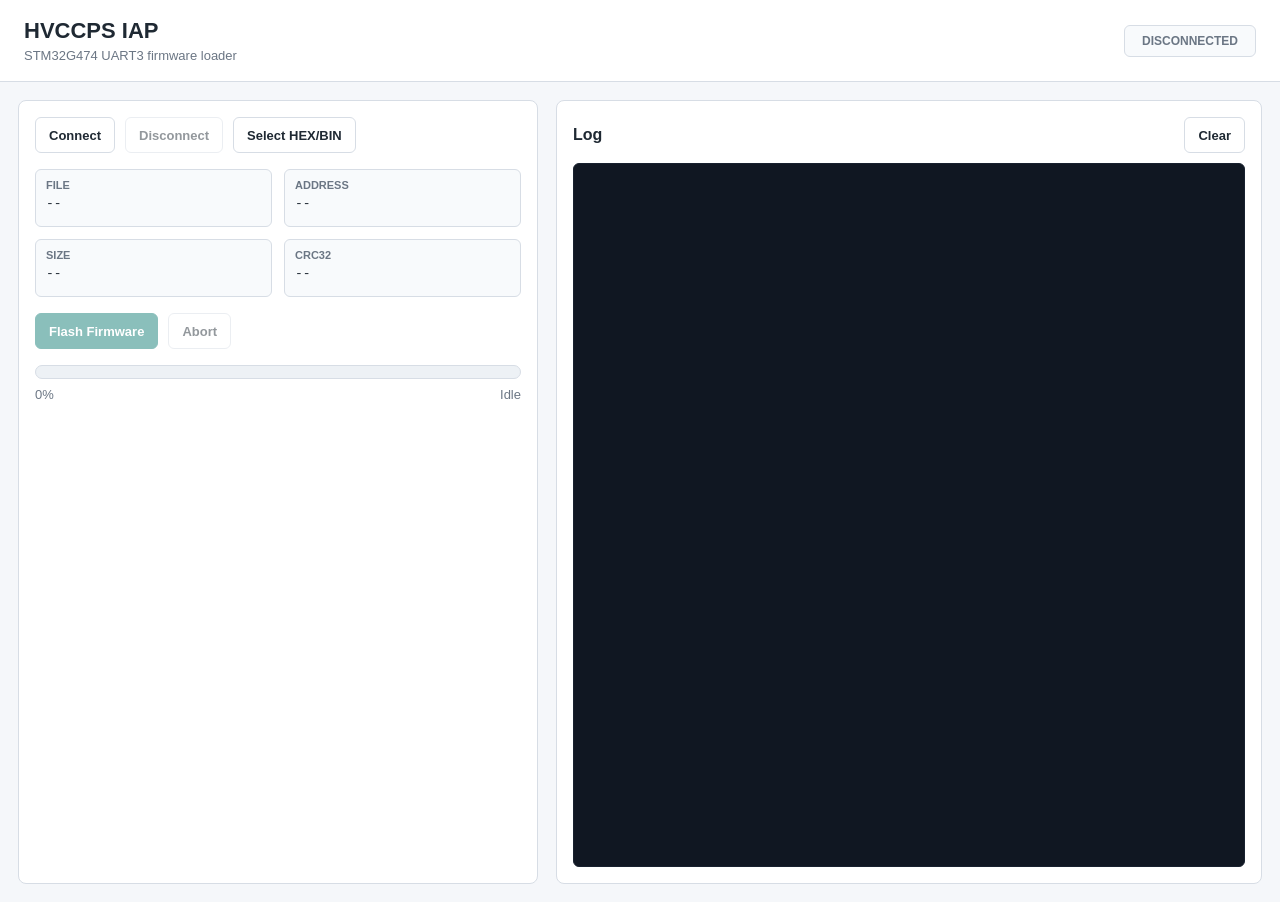
<file: BootLoaderHostUI/index.html>
<!doctype html>
<html lang="zh-CN">
<head>
  <meta charset="utf-8">
  <meta name="viewport" content="width=device-width, initial-scale=1">
  <title>HVCCPS IAP</title>
  <link rel="stylesheet" href="styles.css">
  <script src="app.js" defer></script>
</head>
<body>
  <header class="topbar">
    <div>
      <h1>HVCCPS IAP</h1>
      <p>STM32G474 UART3 firmware loader</p>
    </div>
    <div class="link-status" id="linkStatus">DISCONNECTED</div>
  </header>

  <main class="shell">
    <section class="panel">
      <div class="toolbar">
        <button id="connectButton" type="button">Connect</button>
        <button id="disconnectButton" type="button" disabled>Disconnect</button>
        <label class="file-button">
          <input id="fileInput" type="file" accept=".hex,.bin,application/octet-stream">
          Select HEX/BIN
        </label>
      </div>

      <dl class="info-grid">
        <div>
          <dt>File</dt>
          <dd id="fileName">--</dd>
        </div>
        <div>
          <dt>Address</dt>
          <dd id="imageAddress">--</dd>
        </div>
        <div>
          <dt>Size</dt>
          <dd id="imageSize">--</dd>
        </div>
        <div>
          <dt>CRC32</dt>
          <dd id="imageCrc">--</dd>
        </div>
      </dl>

      <div class="actions">
        <button class="primary" id="flashButton" type="button" disabled>Flash Firmware</button>
        <button id="abortButton" type="button" disabled>Abort</button>
      </div>

      <div class="progress-wrap" aria-label="Flash progress">
        <div class="progress-bar">
          <div id="progressFill"></div>
        </div>
        <div class="progress-meta">
          <span id="progressText">0%</span>
          <span id="phaseText">Idle</span>
        </div>
      </div>
    </section>

    <section class="panel log-panel">
      <div class="log-head">
        <h2>Log</h2>
        <button id="clearLogButton" type="button">Clear</button>
      </div>
      <pre id="logOutput"></pre>
    </section>
  </main>
</body>
</html>
</file>
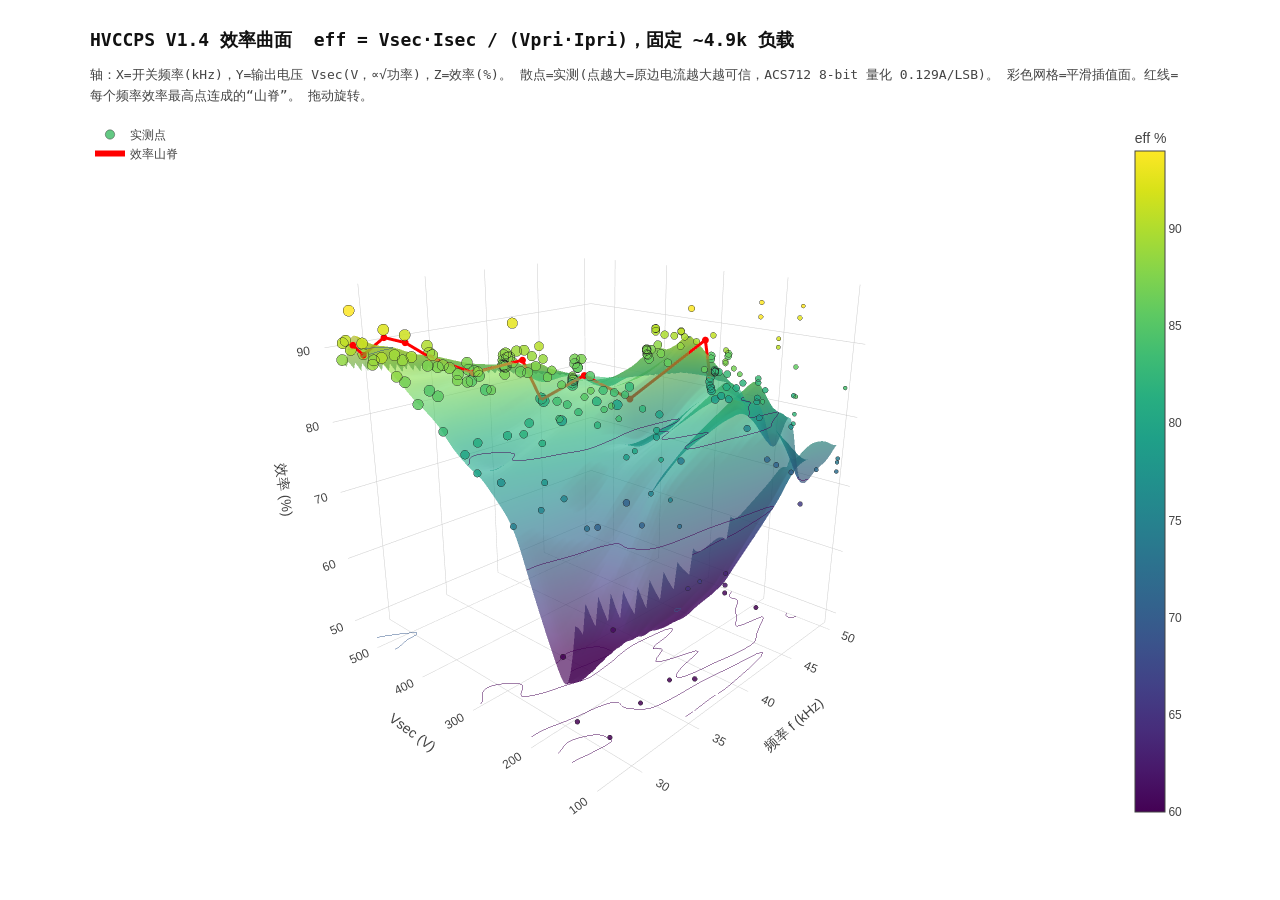
<file: Test_Data/analysis/efficiency_3d.html>
<!doctype html><html lang="zh"><head><meta charset="utf-8">
<title>HVCCPS 效率 3D 曲面</title>
<script src="https://cdn.plot.ly/plotly-2.35.2.min.js"></script>
<style>body{font-family:Consolas,monospace;margin:0;background:#fff;color:#111}
#wrap{max-width:1100px;margin:0 auto;padding:16px}
h1{font-size:18px}.note{font-size:13px;color:#444;line-height:1.6}
#plot{width:100%;height:78vh}</style></head><body><div id="wrap">
<h1>HVCCPS V1.4 效率曲面 &nbsp;eff = Vsec·Isec / (Vpri·Ipri)，固定 ~4.9k 负载</h1>
<p class="note">轴：X=开关频率(kHz)，Y=输出电压 Vsec(V，∝√功率)，Z=效率(%)。
散点=实测(点越大=原边电流越大越可信，ACS712 8-bit 量化 0.129A/LSB)。
彩色网格=平滑插值面。红线=每个频率效率最高点连成的“山脊”。
拖动旋转。</p>
<div id="plot"></div></div>
<script>
const D={"pts": [{"x": 50.0, "y": 98.8, "z": 84.12, "r": 0.12}, {"x": 50.0, "y": 99.5, "z": 73.57, "r": 0.14}, {"x": 50.0, "y": 99.2, "z": 72.23, "r": 0.14}, {"x": 50.0, "y": 99.1, "z": 74.15, "r": 0.14}, {"x": 50.0, "y": 127.8, "z": 71.76, "r": 0.25}, {"x": 50.0, "y": 146.9, "z": 65.95, "r": 0.35}, {"x": 50.0, "y": 164.4, "z": 70.38, "r": 0.39}, {"x": 50.0, "y": 170.4, "z": 85.78, "r": 0.35}, {"x": 50.0, "y": 170.3, "z": 77.11, "r": 0.39}, {"x": 50.0, "y": 170.3, "z": 92.57, "r": 0.33}, {"x": 50.0, "y": 170.3, "z": 81.68, "r": 0.37}, {"x": 50.0, "y": 188.3, "z": 70.9, "r": 0.53}, {"x": 50.0, "y": 203.0, "z": 71.35, "r": 0.6}, {"x": 50.0, "y": 213.8, "z": 81.64, "r": 0.58}, {"x": 50.0, "y": 220.2, "z": 77.36, "r": 0.67}, {"x": 50.0, "y": 225.9, "z": 83.15, "r": 0.64}, {"x": 50.0, "y": 225.7, "z": 79.66, "r": 0.67}, {"x": 50.0, "y": 225.7, "z": 82.55, "r": 0.64}, {"x": 50.0, "y": 225.4, "z": 80.26, "r": 0.66}, {"x": 50.0, "y": 238.7, "z": 75.34, "r": 0.81}, {"x": 50.0, "y": 250.0, "z": 82.03, "r": 0.81}, {"x": 50.0, "y": 260.4, "z": 81.12, "r": 0.88}, {"x": 50.0, "y": 271.8, "z": 79.15, "r": 0.98}, {"x": 50.0, "y": 276.6, "z": 80.96, "r": 0.98}, {"x": 50.0, "y": 276.5, "z": 82.92, "r": 0.95}, {"x": 50.0, "y": 276.3, "z": 85.61, "r": 0.92}, {"x": 50.0, "y": 276.1, "z": 85.99, "r": 0.92}, {"x": 50.0, "y": 284.8, "z": 79.41, "r": 1.06}, {"x": 50.0, "y": 290.9, "z": 82.97, "r": 1.08}, {"x": 50.0, "y": 294.7, "z": 78.65, "r": 1.15}, {"x": 50.0, "y": 297.7, "z": 82.99, "r": 1.1}, {"x": 50.0, "y": 297.5, "z": 83.17, "r": 1.1}, {"x": 50.0, "y": 297.4, "z": 82.91, "r": 1.1}, {"x": 50.0, "y": 297.4, "z": 82.83, "r": 1.1}, {"x": 50.0, "y": 301.7, "z": 79.87, "r": 1.2}, {"x": 50.0, "y": 302.8, "z": 80.21, "r": 1.2}, {"x": 50.0, "y": 304.6, "z": 80.57, "r": 1.2}, {"x": 50.0, "y": 305.9, "z": 81.25, "r": 1.19}, {"x": 50.0, "y": 305.0, "z": 84.77, "r": 1.14}, {"x": 50.0, "y": 304.9, "z": 85.22, "r": 1.13}, {"x": 50.0, "y": 304.9, "z": 82.49, "r": 1.17}, {"x": 50.0, "y": 304.9, "z": 81.86, "r": 1.18}, {"x": 45.0, "y": 110.3, "z": 84.79, "r": 0.16}, {"x": 45.0, "y": 110.2, "z": 82.51, "r": 0.17}, {"x": 45.0, "y": 110.3, "z": 96.11, "r": 0.14}, {"x": 45.0, "y": 110.5, "z": 81.25, "r": 0.17}, {"x": 45.0, "y": 138.6, "z": 90.63, "r": 0.23}, {"x": 45.0, "y": 139.0, "z": 91.7, "r": 0.22}, {"x": 45.0, "y": 154.9, "z": 83.23, "r": 0.31}, {"x": 45.0, "y": 165.2, "z": 95.92, "r": 0.31}, {"x": 45.0, "y": 165.4, "z": 94.11, "r": 0.31}, {"x": 45.0, "y": 190.1, "z": 86.27, "r": 0.44}, {"x": 45.0, "y": 199.2, "z": 86.88, "r": 0.48}, {"x": 45.0, "y": 212.3, "z": 87.62, "r": 0.54}, {"x": 45.0, "y": 212.0, "z": 89.12, "r": 0.53}, {"x": 45.0, "y": 211.9, "z": 87.37, "r": 0.54}, {"x": 45.0, "y": 232.3, "z": 90.82, "r": 0.63}, {"x": 45.0, "y": 243.8, "z": 86.0, "r": 0.72}, {"x": 45.0, "y": 257.9, "z": 89.6, "r": 0.78}, {"x": 45.0, "y": 267.7, "z": 93.96, "r": 0.8}, {"x": 45.0, "y": 276.9, "z": 89.99, "r": 0.89}, {"x": 45.0, "y": 283.1, "z": 88.6, "r": 0.95}, {"x": 45.0, "y": 283.0, "z": 90.7, "r": 0.92}, {"x": 45.0, "y": 282.9, "z": 90.63, "r": 0.93}, {"x": 45.0, "y": 293.8, "z": 89.9, "r": 1.0}, {"x": 45.0, "y": 303.3, "z": 85.95, "r": 1.12}, {"x": 45.0, "y": 309.9, "z": 89.83, "r": 1.12}, {"x": 45.0, "y": 315.3, "z": 87.09, "r": 1.2}, {"x": 45.0, "y": 320.8, "z": 88.24, "r": 1.24}, {"x": 45.0, "y": 325.4, "z": 90.5, "r": 1.23}, {"x": 45.0, "y": 325.2, "z": 90.46, "r": 1.23}, {"x": 45.0, "y": 325.0, "z": 90.1, "r": 1.24}, {"x": 45.0, "y": 332.1, "z": 87.41, "r": 1.34}, {"x": 45.0, "y": 335.5, "z": 85.95, "r": 1.38}, {"x": 45.0, "y": 337.9, "z": 86.5, "r": 1.38}, {"x": 45.0, "y": 339.3, "z": 86.62, "r": 1.38}, {"x": 45.0, "y": 340.1, "z": 87.25, "r": 1.38}, {"x": 45.0, "y": 340.1, "z": 87.34, "r": 1.38}, {"x": 45.0, "y": 340.0, "z": 87.08, "r": 1.38}, {"x": 45.0, "y": 339.9, "z": 87.26, "r": 1.38}, {"x": 43.0, "y": 119.4, "z": 56.2, "r": 0.27}, {"x": 43.0, "y": 245.6, "z": 73.85, "r": 0.85}, {"x": 43.0, "y": 283.1, "z": 79.71, "r": 1.05}, {"x": 43.0, "y": 334.9, "z": 82.66, "r": 1.43}, {"x": 43.0, "y": 356.7, "z": 79.59, "r": 1.67}, {"x": 40.0, "y": 127.4, "z": 60.58, "r": 0.29}, {"x": 40.0, "y": 127.5, "z": 61.69, "r": 0.29}, {"x": 40.0, "y": 127.5, "z": 63.36, "r": 0.28}, {"x": 40.0, "y": 238.7, "z": 79.87, "r": 0.77}, {"x": 40.0, "y": 238.6, "z": 78.93, "r": 0.77}, {"x": 40.0, "y": 261.4, "z": 82.28, "r": 0.88}, {"x": 40.0, "y": 290.4, "z": 83.62, "r": 1.07}, {"x": 40.0, "y": 308.2, "z": 83.58, "r": 1.2}, {"x": 40.0, "y": 327.2, "z": 83.52, "r": 1.33}, {"x": 40.0, "y": 338.4, "z": 81.75, "r": 1.45}, {"x": 40.0, "y": 350.1, "z": 85.08, "r": 1.53}, {"x": 40.0, "y": 365.5, "z": 87.19, "r": 1.61}, {"x": 40.0, "y": 372.1, "z": 85.93, "r": 1.71}, {"x": 40.0, "y": 372.3, "z": 85.87, "r": 1.71}, {"x": 40.0, "y": 377.5, "z": 87.01, "r": 1.71}, {"x": 40.0, "y": 377.7, "z": 86.35, "r": 1.73}, {"x": 40.0, "y": 380.3, "z": 83.93, "r": 1.79}, {"x": 40.0, "y": 380.9, "z": 84.0, "r": 1.79}, {"x": 40.0, "y": 381.3, "z": 84.17, "r": 1.79}, {"x": 40.0, "y": 381.8, "z": 83.56, "r": 1.81}, {"x": 40.0, "y": 381.9, "z": 83.22, "r": 1.82}, {"x": 38.0, "y": 137.0, "z": 49.3, "r": 0.41}, {"x": 38.0, "y": 250.9, "z": 70.65, "r": 0.95}, {"x": 38.0, "y": 362.1, "z": 79.4, "r": 1.75}, {"x": 38.0, "y": 395.2, "z": 81.52, "r": 2.02}, {"x": 38.0, "y": 399.5, "z": 81.8, "r": 2.04}, {"x": 36.0, "y": 107.7, "z": 66.19, "r": 0.18}, {"x": 36.0, "y": 123.5, "z": 64.63, "r": 0.26}, {"x": 36.0, "y": 138.1, "z": 72.28, "r": 0.28}, {"x": 36.0, "y": 152.3, "z": 75.19, "r": 0.32}, {"x": 36.0, "y": 166.7, "z": 79.84, "r": 0.37}, {"x": 36.0, "y": 180.0, "z": 75.2, "r": 0.45}, {"x": 36.0, "y": 192.3, "z": 70.67, "r": 0.54}, {"x": 36.0, "y": 204.8, "z": 79.95, "r": 0.54}, {"x": 36.0, "y": 217.1, "z": 78.87, "r": 0.62}, {"x": 36.0, "y": 229.1, "z": 83.47, "r": 0.66}, {"x": 36.0, "y": 240.8, "z": 84.82, "r": 0.73}, {"x": 36.0, "y": 251.8, "z": 84.15, "r": 0.8}, {"x": 36.0, "y": 262.1, "z": 81.93, "r": 0.88}, {"x": 36.0, "y": 272.8, "z": 86.11, "r": 0.91}, {"x": 36.0, "y": 282.9, "z": 85.12, "r": 0.99}, {"x": 36.0, "y": 293.0, "z": 82.96, "r": 1.08}, {"x": 36.0, "y": 302.4, "z": 87.5, "r": 1.1}, {"x": 36.0, "y": 311.6, "z": 83.57, "r": 1.22}, {"x": 36.0, "y": 320.6, "z": 85.97, "r": 1.23}, {"x": 36.0, "y": 328.8, "z": 83.66, "r": 1.33}, {"x": 36.0, "y": 336.9, "z": 87.58, "r": 1.34}, {"x": 36.0, "y": 344.6, "z": 86.55, "r": 1.45}, {"x": 36.0, "y": 351.9, "z": 88.79, "r": 1.47}, {"x": 36.0, "y": 358.4, "z": 90.34, "r": 1.48}, {"x": 36.0, "y": 365.0, "z": 87.64, "r": 1.6}, {"x": 36.0, "y": 371.6, "z": 88.85, "r": 1.61}, {"x": 36.0, "y": 380.1, "z": 86.51, "r": 1.74}, {"x": 36.0, "y": 385.4, "z": 89.42, "r": 1.75}, {"x": 36.0, "y": 393.1, "z": 86.41, "r": 1.86}, {"x": 36.0, "y": 399.3, "z": 89.09, "r": 1.86}, {"x": 36.0, "y": 405.5, "z": 92.69, "r": 1.86}, {"x": 36.0, "y": 408.9, "z": 87.42, "r": 1.99}, {"x": 36.0, "y": 413.4, "z": 88.07, "r": 2.0}, {"x": 36.0, "y": 417.3, "z": 87.92, "r": 2.07}, {"x": 36.0, "y": 419.9, "z": 88.47, "r": 2.07}, {"x": 36.0, "y": 420.8, "z": 86.65, "r": 2.12}, {"x": 36.0, "y": 422.9, "z": 86.59, "r": 2.13}, {"x": 36.0, "y": 424.3, "z": 88.14, "r": 2.13}, {"x": 36.0, "y": 424.9, "z": 87.44, "r": 2.14}, {"x": 36.0, "y": 425.5, "z": 86.82, "r": 2.14}, {"x": 36.0, "y": 424.1, "z": 86.72, "r": 2.13}, {"x": 34.0, "y": 447.8, "z": 87.43, "r": 2.41}, {"x": 34.0, "y": 445.4, "z": 86.53, "r": 2.35}, {"x": 34.0, "y": 440.7, "z": 85.08, "r": 2.36}, {"x": 34.0, "y": 434.4, "z": 86.52, "r": 2.24}, {"x": 34.0, "y": 425.0, "z": 86.03, "r": 2.19}, {"x": 34.0, "y": 413.6, "z": 84.39, "r": 2.08}, {"x": 34.0, "y": 376.6, "z": 87.09, "r": 1.7}, {"x": 34.0, "y": 335.6, "z": 81.53, "r": 1.44}, {"x": 34.0, "y": 284.2, "z": 83.19, "r": 1.01}, {"x": 34.0, "y": 224.4, "z": 70.74, "r": 0.75}, {"x": 34.0, "y": 114.3, "z": 54.44, "r": 0.27}, {"x": 32.0, "y": 122.6, "z": 52.95, "r": 0.3}, {"x": 32.0, "y": 163.9, "z": 60.94, "r": 0.46}, {"x": 32.0, "y": 203.0, "z": 72.64, "r": 0.59}, {"x": 32.0, "y": 237.8, "z": 75.34, "r": 0.79}, {"x": 32.0, "y": 270.7, "z": 81.39, "r": 0.93}, {"x": 32.0, "y": 301.0, "z": 81.82, "r": 1.15}, {"x": 32.0, "y": 329.0, "z": 81.0, "r": 1.37}, {"x": 32.0, "y": 354.7, "z": 86.26, "r": 1.54}, {"x": 32.0, "y": 377.2, "z": 88.17, "r": 1.69}, {"x": 32.0, "y": 397.6, "z": 86.49, "r": 1.91}, {"x": 32.0, "y": 415.1, "z": 87.18, "r": 2.06}, {"x": 32.0, "y": 430.8, "z": 87.72, "r": 2.19}, {"x": 32.0, "y": 443.9, "z": 87.87, "r": 2.32}, {"x": 32.0, "y": 454.4, "z": 87.45, "r": 2.45}, {"x": 32.0, "y": 463.7, "z": 88.89, "r": 2.52}, {"x": 32.0, "y": 469.9, "z": 89.1, "r": 2.59}, {"x": 32.0, "y": 473.5, "z": 89.97, "r": 2.59}, {"x": 32.0, "y": 475.0, "z": 87.27, "r": 2.68}, {"x": 31.0, "y": 247.0, "z": 77.72, "r": 0.81}, {"x": 31.0, "y": 390.8, "z": 87.2, "r": 1.81}, {"x": 31.0, "y": 446.6, "z": 84.84, "r": 2.46}, {"x": 31.0, "y": 489.9, "z": 91.43, "r": 2.7}, {"x": 30.0, "y": 131.6, "z": 49.98, "r": 0.36}, {"x": 30.0, "y": 296.2, "z": 76.92, "r": 1.18}, {"x": 30.0, "y": 333.9, "z": 80.97, "r": 1.43}, {"x": 30.0, "y": 232.2, "z": 75.35, "r": 0.75}, {"x": 30.0, "y": 402.7, "z": 85.37, "r": 1.96}, {"x": 30.0, "y": 449.7, "z": 89.54, "r": 2.37}, {"x": 30.0, "y": 468.6, "z": 88.8, "r": 2.6}, {"x": 30.0, "y": 484.8, "z": 89.21, "r": 2.73}, {"x": 30.0, "y": 504.2, "z": 92.23, "r": 2.86}, {"x": 29.0, "y": 181.7, "z": 59.43, "r": 0.58}, {"x": 29.0, "y": 332.2, "z": 80.05, "r": 1.41}, {"x": 29.0, "y": 437.4, "z": 86.9, "r": 2.25}, {"x": 29.0, "y": 499.4, "z": 88.64, "r": 2.9}, {"x": 29.0, "y": 521.2, "z": 89.08, "r": 3.15}, {"x": 28.0, "y": 141.3, "z": 53.92, "r": 0.39}, {"x": 28.0, "y": 231.8, "z": 74.71, "r": 0.75}, {"x": 28.0, "y": 286.8, "z": 79.5, "r": 1.07}, {"x": 28.0, "y": 342.4, "z": 83.14, "r": 1.45}, {"x": 28.0, "y": 385.6, "z": 85.53, "r": 1.82}, {"x": 28.0, "y": 423.2, "z": 88.22, "r": 2.1}, {"x": 28.0, "y": 450.5, "z": 90.08, "r": 2.36}, {"x": 28.0, "y": 470.7, "z": 88.9, "r": 2.61}, {"x": 28.0, "y": 488.8, "z": 91.3, "r": 2.74}, {"x": 28.0, "y": 511.2, "z": 95.09, "r": 2.87}, {"x": 28.0, "y": 515.7, "z": 90.07, "r": 3.06}, {"x": 28.0, "y": 525.1, "z": 91.11, "r": 3.14}, {"x": 28.0, "y": 532.3, "z": 90.69, "r": 3.26}, {"x": 28.0, "y": 537.5, "z": 88.41, "r": 3.37}], "gf": [28.0, 28.18, 28.37, 28.55, 28.74, 28.92, 29.11, 29.29, 29.48, 29.66, 29.85, 30.03, 30.22, 30.4, 30.59, 30.77, 30.96, 31.14, 31.33, 31.51, 31.7, 31.88, 32.07, 32.25, 32.44, 32.62, 32.81, 32.99, 33.18, 33.36, 33.55, 33.73, 33.92, 34.1, 34.29, 34.47, 34.66, 34.84, 35.03, 35.21, 35.39, 35.58, 35.76, 35.95, 36.13, 36.32, 36.5, 36.69, 36.87, 37.06, 37.24, 37.43, 37.61, 37.8, 37.98, 38.17, 38.35, 38.54, 38.72, 38.91, 39.09, 39.28, 39.46, 39.65, 39.83, 40.02, 40.2, 40.39, 40.57, 40.76, 40.94, 41.13, 41.31, 41.5, 41.68, 41.87, 42.05, 42.24, 42.42, 42.61, 42.79, 42.97, 43.16, 43.34, 43.53, 43.71, 43.9, 44.08, 44.27, 44.45, 44.64, 44.82, 45.01, 45.19, 45.38, 45.56, 45.75, 45.93, 46.12, 46.3, 46.49, 46.67, 46.86, 47.04, 47.23, 47.41, 47.6, 47.78, 47.97, 48.15, 48.34, 48.52, 48.71, 48.89, 49.08, 49.26, 49.45, 49.63, 49.82, 50.0], "gv": [98.8, 102.5, 106.2, 109.8, 113.5, 117.2, 120.9, 124.6, 128.3, 132.0, 135.6, 139.3, 143.0, 146.7, 150.4, 154.1, 157.8, 161.5, 165.1, 168.8, 172.5, 176.2, 179.9, 183.6, 187.3, 190.9, 194.6, 198.3, 202.0, 205.7, 209.4, 213.1, 216.8, 220.4, 224.1, 227.8, 231.5, 235.2, 238.9, 242.6, 246.2, 249.9, 253.6, 257.3, 261.0, 264.7, 268.4, 272.1, 275.7, 279.4, 283.1, 286.8, 290.5, 294.2, 297.9, 301.5, 305.2, 308.9, 312.6, 316.3, 320.0, 323.7, 327.4, 331.0, 334.7, 338.4, 342.1, 345.8, 349.5, 353.2, 356.9, 360.5, 364.2, 367.9, 371.6, 375.3, 379.0, 382.7, 386.3, 390.0, 393.7, 397.4, 401.1, 404.8, 408.5, 412.2, 415.8, 419.5, 423.2, 426.9, 430.6, 434.3, 438.0, 441.6, 445.3, 449.0, 452.7, 456.4, 460.1, 463.8, 467.5, 471.1, 474.8, 478.5, 482.2, 485.9, 489.6, 493.3, 496.9, 500.6, 504.3, 508.0, 511.7, 515.4, 519.1, 522.8, 526.4, 530.1, 533.8, 537.5], "ge": [[null, null, null, null, null, null, null, null, null, null, null, null, null, null, null, null, null, null, null, null, null, null, null, null, null, null, null, null, null, null, null, null, null, null, null, null, null, null, null, null, null, null, null, null, null, null, null, null, null, null, null, null, null, null, null, null, null, null, null, null, null, null, null, null, null, null, null, null, null, null, null, null, null, null, null, null, null, null, null, null, null, null, null, null, null, null, null, null, null, null, null, null, null, null, null, null, null, null, null, null, null, null, null, null, null, null, null, null, null, null, null, null, null, null, null, null, null, null, null, 76.51], [null, null, null, null, null, null, null, null, null, null, null, null, null, null, null, null, null, null, null, null, null, null, null, null, null, null, null, null, null, null, null, null, null, null, null, null, null, null, null, null, null, null, null, null, null, null, null, null, null, null, null, null, null, null, null, null, null, null, null, null, null, null, null, null, null, null, null, null, null, null, null, null, null, null, null, null, null, null, null, null, null, null, null, null, null, null, null, null, 77.29, 77.05, 76.87, 76.81, 76.84, 76.94, 77.08, 77.23, 77.37, 77.51, 77.63, 77.73, 77.81, 77.86, 77.88, 77.87, 77.84, 77.79, 77.73, 77.67, 77.59, 77.49, 77.38, 77.24, 77.08, 76.9, 76.71, 76.52, 76.35, 76.2, 76.1, 76.04], [null, null, null, null, null, null, null, null, null, null, null, null, null, null, null, null, null, null, null, null, null, null, null, null, null, null, null, null, null, null, null, null, null, null, null, null, null, null, null, null, null, null, null, null, null, null, null, null, null, null, null, null, null, null, null, null, null, 72.85, 72.55, 72.35, 72.27, 72.29, 72.38, 72.51, 72.66, 72.82, 72.99, 73.15, 73.31, 73.47, 73.63, 73.79, 73.96, 74.12, 74.28, 74.45, 74.62, 74.79, 74.98, 75.17, 75.38, 75.59, 75.8, 75.98, 76.1, 76.15, 76.13, 76.04, 75.91, 75.81, 75.77, 75.82, 75.94, 76.12, 76.32, 76.52, 76.7, 76.87, 77.02, 77.15, 77.24, 77.31, 77.33, 77.33, 77.3, 77.25, 77.18, 77.1, 77.01, 76.9, 76.77, 76.61, 76.44, 76.24, 76.03, 75.82, 75.63, 75.46, 75.34, 75.27], [null, null, null, null, null, null, null, null, null, null, null, null, null, null, null, null, null, null, null, null, null, null, null, null, null, null, null, null, null, null, null, null, null, null, null, null, null, null, null, null, 70.84, 70.45, 70.18, 70.03, 69.99, 70.02, 70.09, 70.18, 70.27, 70.35, 70.43, 70.49, 70.52, 70.5, 70.4, 70.22, 69.96, 69.69, 69.45, 69.3, 69.26, 69.31, 69.42, 69.57, 69.75, 69.93, 70.11, 70.3, 70.48, 70.66, 70.85, 71.03, 71.21, 71.39, 71.58, 71.77, 71.96, 72.16, 72.37, 72.6, 72.84, 73.08, 73.33, 73.55, 73.74, 73.88, 73.97, 74.02, 74.05, 74.11, 74.23, 74.41, 74.65, 74.91, 75.19, 75.45, 75.69, 75.91, 76.1, 76.26, 76.4, 76.49, 76.55, 76.57, 76.55, 76.52, 76.46, 76.39, 76.3, 76.19, 76.05, 75.89, 75.7, 75.5, 75.28, 75.05, 74.84, 74.65, 74.51, 74.44], [null, null, null, null, null, null, null, null, null, null, null, null, null, null, null, null, null, null, null, null, null, null, null, null, null, null, null, null, null, null, null, null, null, null, 69.87, 69.33, 68.86, 68.46, 68.08, 67.69, 67.31, 66.98, 66.75, 66.63, 66.6, 66.64, 66.72, 66.81, 66.9, 66.98, 67.05, 67.11, 67.15, 67.14, 67.08, 66.95, 66.77, 66.58, 66.43, 66.34, 66.34, 66.42, 66.55, 66.72, 66.91, 67.12, 67.32, 67.52, 67.73, 67.92, 68.12, 68.32, 68.52, 68.72, 68.92, 69.13, 69.34, 69.55, 69.78, 70.02, 70.28, 70.55, 70.82, 71.08, 71.32, 71.53, 71.72, 71.89, 72.06, 72.27, 72.52, 72.82, 73.15, 73.5, 73.83, 74.16, 74.46, 74.73, 74.97, 75.18, 75.36, 75.5, 75.6, 75.66, 75.69, 75.69, 75.67, 75.63, 75.57, 75.48, 75.35, 75.2, 75.02, 74.82, 74.6, 74.37, 74.14, 73.94, 73.78, 73.7], [null, null, null, null, null, null, null, null, null, null, null, null, null, null, null, null, null, null, null, null, null, null, null, null, null, null, null, null, null, 69.18, 68.51, 67.88, 67.29, 66.72, 66.2, 65.75, 65.39, 65.09, 64.82, 64.55, 64.28, 64.05, 63.89, 63.82, 63.82, 63.87, 63.95, 64.03, 64.12, 64.19, 64.25, 64.3, 64.34, 64.35, 64.32, 64.25, 64.15, 64.05, 63.98, 63.96, 64.01, 64.12, 64.28, 64.47, 64.69, 64.92, 65.15, 65.38, 65.6, 65.82, 66.03, 66.25, 66.47, 66.69, 66.91, 67.14, 67.36, 67.59, 67.83, 68.08, 68.34, 68.62, 68.9, 69.18, 69.45, 69.7, 69.95, 70.21, 70.48, 70.78, 71.11, 71.48, 71.86, 72.25, 72.62, 72.98, 73.31, 73.62, 73.9, 74.15, 74.36, 74.54, 74.68, 74.79, 74.86, 74.91, 74.94, 74.95, 74.92, 74.86, 74.77, 74.63, 74.47, 74.28, 74.06, 73.82, 73.59, 73.37, 73.2, 73.11], [null, null, null, null, null, null, null, null, null, null, null, null, null, null, null, null, null, null, null, null, null, null, null, null, 68.79, 68.02, 67.33, 66.69, 66.07, 65.47, 64.92, 64.43, 63.99, 63.59, 63.23, 62.93, 62.7, 62.54, 62.39, 62.25, 62.11, 61.98, 61.9, 61.88, 61.9, 61.97, 62.05, 62.13, 62.21, 62.28, 62.34, 62.39, 62.43, 62.45, 62.46, 62.45, 62.43, 62.41, 62.43, 62.48, 62.59, 62.75, 62.95, 63.18, 63.44, 63.71, 63.99, 64.26, 64.53, 64.78, 65.04, 65.29, 65.54, 65.8, 66.06, 66.31, 66.57, 66.81, 67.06, 67.32, 67.59, 67.87, 68.15, 68.43, 68.71, 68.99, 69.26, 69.55, 69.86, 70.19, 70.54, 70.91, 71.29, 71.67, 72.03, 72.38, 72.7, 73.01, 73.28, 73.53, 73.75, 73.94, 74.09, 74.22, 74.32, 74.4, 74.45, 74.48, 74.48, 74.44, 74.36, 74.23, 74.07, 73.88, 73.65, 73.4, 73.15, 72.91, 72.73, 72.62], [null, null, null, null, null, null, null, null, null, null, null, null, null, null, null, null, null, null, null, null, 68.31, 67.45, 66.6, 65.8, 65.09, 64.46, 63.93, 63.47, 63.04, 62.66, 62.31, 62.02, 61.76, 61.54, 61.35, 61.21, 61.11, 61.05, 61.0, 60.96, 60.91, 60.87, 60.85, 60.86, 60.91, 60.99, 61.08, 61.18, 61.27, 61.35, 61.42, 61.48, 61.53, 61.59, 61.64, 61.69, 61.74, 61.81, 61.91, 62.05, 62.23, 62.45, 62.72, 63.02, 63.34, 63.68, 64.03, 64.37, 64.7, 65.02, 65.33, 65.65, 65.96, 66.28, 66.59, 66.89, 67.18, 67.46, 67.74, 68.01, 68.29, 68.57, 68.85, 69.13, 69.41, 69.69, 69.96, 70.24, 70.53, 70.84, 71.16, 71.48, 71.81, 72.12, 72.42, 72.71, 72.98, 73.23, 73.45, 73.66, 73.83, 73.98, 74.09, 74.19, 74.26, 74.32, 74.36, 74.37, 74.35, 74.28, 74.17, 74.02, 73.83, 73.6, 73.34, 73.05, 72.76, 72.48, 72.27, 72.15], [null, null, null, null, null, null, null, null, null, null, null, null, null, null, null, 68.49, 67.64, 66.87, 66.15, 65.45, 64.75, 64.07, 63.43, 62.87, 62.39, 62.01, 61.72, 61.49, 61.31, 61.15, 61.03, 60.93, 60.85, 60.78, 60.73, 60.69, 60.68, 60.68, 60.7, 60.7, 60.71, 60.72, 60.74, 60.79, 60.86, 60.96, 61.08, 61.2, 61.31, 61.42, 61.53, 61.62, 61.71, 61.81, 61.91, 62.02, 62.15, 62.31, 62.49, 62.72, 62.98, 63.28, 63.63, 64.0, 64.4, 64.82, 65.24, 65.66, 66.06, 66.46, 66.84, 67.23, 67.61, 67.99, 68.36, 68.72, 69.07, 69.39, 69.69, 69.99, 70.28, 70.56, 70.85, 71.12, 71.39, 71.65, 71.91, 72.15, 72.4, 72.66, 72.91, 73.15, 73.39, 73.61, 73.81, 73.99, 74.16, 74.31, 74.44, 74.55, 74.63, 74.69, 74.72, 74.73, 74.73, 74.71, 74.67, 74.6, 74.5, 74.36, 74.18, 73.95, 73.68, 73.38, 73.05, 72.7, 72.34, 72.02, 71.77, 71.63], [null, null, null, null, null, null, null, null, null, null, null, 68.63, 67.61, 66.63, 65.72, 64.91, 64.22, 63.63, 63.13, 62.67, 62.24, 61.85, 61.51, 61.24, 61.05, 60.93, 60.89, 60.9, 60.94, 60.99, 61.05, 61.11, 61.17, 61.21, 61.25, 61.29, 61.33, 61.37, 61.42, 61.46, 61.5, 61.54, 61.6, 61.68, 61.79, 61.92, 62.07, 62.23, 62.39, 62.54, 62.69, 62.83, 62.97, 63.12, 63.28, 63.45, 63.65, 63.88, 64.14, 64.44, 64.78, 65.15, 65.56, 66.0, 66.46, 66.93, 67.41, 67.88, 68.33, 68.78, 69.22, 69.66, 70.09, 70.52, 70.94, 71.34, 71.72, 72.07, 72.4, 72.7, 73.0, 73.28, 73.56, 73.82, 74.07, 74.31, 74.53, 74.73, 74.92, 75.11, 75.28, 75.44, 75.57, 75.68, 75.76, 75.82, 75.87, 75.9, 75.91, 75.9, 75.87, 75.81, 75.72, 75.62, 75.49, 75.36, 75.2, 75.02, 74.8, 74.54, 74.25, 73.91, 73.54, 73.14, 72.72, 72.29, 71.87, 71.49, 71.2, 71.04], [null, null, null, null, null, null, null, 68.7, 67.73, 66.79, 65.88, 65.0, 64.19, 63.45, 62.8, 62.25, 61.83, 61.52, 61.3, 61.13, 61.0, 60.91, 60.87, 60.88, 60.95, 61.07, 61.24, 61.44, 61.65, 61.86, 62.06, 62.24, 62.39, 62.53, 62.64, 62.73, 62.83, 62.92, 63.0, 63.09, 63.18, 63.27, 63.37, 63.5, 63.65, 63.83, 64.02, 64.23, 64.43, 64.63, 64.83, 65.02, 65.21, 65.4, 65.6, 65.83, 66.07, 66.35, 66.67, 67.01, 67.39, 67.81, 68.24, 68.7, 69.17, 69.65, 70.13, 70.6, 71.06, 71.51, 71.96, 72.4, 72.84, 73.28, 73.71, 74.11, 74.49, 74.84, 75.16, 75.45, 75.73, 75.99, 76.24, 76.47, 76.69, 76.89, 77.06, 77.22, 77.36, 77.48, 77.57, 77.64, 77.68, 77.68, 77.65, 77.6, 77.52, 77.44, 77.33, 77.2, 77.05, 76.87, 76.66, 76.44, 76.2, 75.95, 75.67, 75.36, 75.02, 74.64, 74.22, 73.78, 73.31, 72.82, 72.32, 71.81, 71.32, 70.89, 70.56, 70.38], [null, null, null, 68.37, 67.48, 66.58, 65.7, 64.87, 64.08, 63.37, 62.72, 62.14, 61.64, 61.22, 60.9, 60.68, 60.56, 60.54, 60.58, 60.68, 60.81, 60.97, 61.17, 61.4, 61.66, 61.95, 62.26, 62.59, 62.92, 63.24, 63.54, 63.82, 64.06, 64.28, 64.47, 64.65, 64.81, 64.97, 65.13, 65.29, 65.45, 65.62, 65.79, 65.99, 66.2, 66.42, 66.66, 66.91, 67.16, 67.4, 67.63, 67.85, 68.07, 68.3, 68.53, 68.77, 69.04, 69.34, 69.66, 70.02, 70.39, 70.79, 71.21, 71.64, 72.07, 72.5, 72.92, 73.34, 73.74, 74.14, 74.54, 74.94, 75.34, 75.73, 76.12, 76.48, 76.82, 77.13, 77.41, 77.66, 77.89, 78.11, 78.31, 78.5, 78.67, 78.82, 78.95, 79.06, 79.15, 79.21, 79.25, 79.25, 79.21, 79.13, 79.01, 78.85, 78.68, 78.48, 78.27, 78.05, 77.8, 77.52, 77.23, 76.92, 76.59, 76.23, 75.86, 75.45, 75.01, 74.54, 74.04, 73.51, 72.97, 72.41, 71.85, 71.3, 70.77, 70.3, 69.96, 69.77], [65.96, 65.65, 65.1, 64.41, 63.67, 62.95, 62.3, 61.72, 61.22, 60.8, 60.47, 60.22, 60.04, 59.95, 59.93, 59.99, 60.12, 60.32, 60.58, 60.86, 61.18, 61.51, 61.86, 62.23, 62.62, 63.02, 63.43, 63.84, 64.25, 64.65, 65.04, 65.39, 65.73, 66.03, 66.32, 66.59, 66.86, 67.12, 67.38, 67.64, 67.9, 68.16, 68.43, 68.7, 68.97, 69.25, 69.53, 69.81, 70.08, 70.34, 70.59, 70.83, 71.07, 71.29, 71.53, 71.77, 72.03, 72.31, 72.61, 72.93, 73.26, 73.61, 73.97, 74.32, 74.67, 75.02, 75.35, 75.67, 75.99, 76.31, 76.62, 76.94, 77.26, 77.58, 77.89, 78.19, 78.46, 78.71, 78.93, 79.13, 79.3, 79.47, 79.62, 79.76, 79.88, 79.99, 80.08, 80.15, 80.2, 80.23, 80.23, 80.19, 80.1, 79.95, 79.76, 79.54, 79.28, 79.01, 78.72, 78.41, 78.09, 77.76, 77.4, 77.03, 76.65, 76.24, 75.8, 75.33, 74.84, 74.31, 73.76, 73.2, 72.62, 72.04, 71.45, 70.87, 70.33, 69.86, 69.51, 69.32], [62.38, 62.14, 61.71, 61.2, 60.67, 60.2, 59.82, 59.52, 59.3, 59.17, 59.12, 59.13, 59.21, 59.35, 59.54, 59.8, 60.1, 60.44, 60.82, 61.22, 61.64, 62.07, 62.52, 62.97, 63.43, 63.9, 64.37, 64.85, 65.32, 65.78, 66.23, 66.67, 67.09, 67.49, 67.88, 68.26, 68.63, 69.01, 69.38, 69.75, 70.12, 70.49, 70.85, 71.19, 71.53, 71.85, 72.15, 72.45, 72.73, 72.99, 73.25, 73.48, 73.71, 73.92, 74.14, 74.36, 74.59, 74.83, 75.09, 75.35, 75.63, 75.91, 76.19, 76.46, 76.73, 76.98, 77.22, 77.45, 77.68, 77.91, 78.14, 78.38, 78.62, 78.86, 79.1, 79.33, 79.54, 79.73, 79.9, 80.04, 80.18, 80.3, 80.41, 80.52, 80.62, 80.7, 80.77, 80.83, 80.87, 80.89, 80.87, 80.81, 80.69, 80.51, 80.28, 80.0, 79.68, 79.34, 78.98, 78.61, 78.24, 77.85, 77.46, 77.06, 76.64, 76.2, 75.73, 75.24, 74.72, 74.18, 73.62, 73.05, 72.47, 71.88, 71.3, 70.73, 70.2, 69.73, 69.38, 69.2], [59.84, 59.67, 59.37, 59.03, 58.72, 58.47, 58.32, 58.24, 58.25, 58.32, 58.44, 58.63, 58.85, 59.13, 59.44, 59.79, 60.17, 60.58, 61.02, 61.48, 61.95, 62.44, 62.93, 63.44, 63.95, 64.46, 64.98, 65.5, 66.03, 66.54, 67.06, 67.56, 68.06, 68.55, 69.03, 69.52, 70.0, 70.48, 70.96, 71.43, 71.9, 72.36, 72.81, 73.22, 73.6, 73.94, 74.26, 74.55, 74.83, 75.08, 75.32, 75.55, 75.76, 75.96, 76.15, 76.34, 76.54, 76.75, 76.96, 77.18, 77.39, 77.61, 77.83, 78.04, 78.24, 78.42, 78.6, 78.77, 78.94, 79.11, 79.29, 79.47, 79.66, 79.85, 80.04, 80.22, 80.4, 80.55, 80.69, 80.82, 80.93, 81.04, 81.15, 81.25, 81.34, 81.43, 81.51, 81.58, 81.64, 81.67, 81.66, 81.6, 81.48, 81.28, 81.01, 80.67, 80.3, 79.9, 79.48, 79.06, 78.63, 78.2, 77.78, 77.35, 76.9, 76.45, 75.97, 75.47, 74.95, 74.41, 73.86, 73.3, 72.74, 72.17, 71.61, 71.05, 70.53, 70.08, 69.75, 69.56], [58.43, 58.31, 58.11, 57.9, 57.73, 57.64, 57.63, 57.7, 57.82, 58.0, 58.22, 58.48, 58.77, 59.09, 59.44, 59.82, 60.23, 60.66, 61.12, 61.6, 62.1, 62.61, 63.14, 63.68, 64.23, 64.78, 65.34, 65.9, 66.47, 67.04, 67.6, 68.17, 68.73, 69.3, 69.86, 70.43, 71.0, 71.56, 72.13, 72.69, 73.24, 73.77, 74.27, 74.73, 75.14, 75.49, 75.81, 76.09, 76.35, 76.59, 76.81, 77.02, 77.22, 77.41, 77.59, 77.77, 77.95, 78.13, 78.32, 78.51, 78.69, 78.88, 79.06, 79.23, 79.4, 79.56, 79.71, 79.86, 80.01, 80.16, 80.32, 80.48, 80.65, 80.83, 81.0, 81.17, 81.33, 81.48, 81.63, 81.76, 81.88, 82.01, 82.13, 82.25, 82.36, 82.48, 82.59, 82.69, 82.77, 82.83, 82.85, 82.81, 82.68, 82.47, 82.16, 81.79, 81.36, 80.9, 80.43, 79.95, 79.48, 79.02, 78.56, 78.1, 77.64, 77.17, 76.69, 76.19, 75.68, 75.16, 74.64, 74.11, 73.58, 73.04, 72.5, 71.96, 71.46, 71.03, 70.7, 70.52], [57.97, 57.87, 57.72, 57.56, 57.46, 57.44, 57.5, 57.62, 57.8, 58.02, 58.27, 58.55, 58.85, 59.18, 59.53, 59.91, 60.32, 60.75, 61.21, 61.7, 62.21, 62.74, 63.29, 63.86, 64.44, 65.03, 65.62, 66.22, 66.83, 67.44, 68.04, 68.66, 69.27, 69.88, 70.51, 71.13, 71.75, 72.38, 73.0, 73.61, 74.21, 74.78, 75.31, 75.79, 76.21, 76.57, 76.88, 77.15, 77.39, 77.62, 77.84, 78.04, 78.24, 78.43, 78.61, 78.79, 78.97, 79.15, 79.33, 79.51, 79.69, 79.87, 80.04, 80.21, 80.37, 80.54, 80.7, 80.85, 81.01, 81.18, 81.34, 81.51, 81.68, 81.86, 82.04, 82.22, 82.39, 82.55, 82.71, 82.87, 83.02, 83.16, 83.31, 83.46, 83.6, 83.74, 83.88, 84.01, 84.13, 84.22, 84.26, 84.23, 84.11, 83.88, 83.56, 83.16, 82.7, 82.2, 81.69, 81.18, 80.68, 80.2, 79.72, 79.25, 78.79, 78.32, 77.84, 77.37, 76.89, 76.41, 75.93, 75.45, 74.96, 74.46, 73.95, 73.45, 72.97, 72.55, 72.24, 72.07], [58.14, 58.04, 57.89, 57.74, 57.64, 57.62, 57.69, 57.83, 58.02, 58.25, 58.5, 58.78, 59.08, 59.4, 59.74, 60.12, 60.52, 60.95, 61.41, 61.91, 62.43, 62.98, 63.55, 64.14, 64.75, 65.36, 65.98, 66.61, 67.24, 67.87, 68.5, 69.14, 69.78, 70.42, 71.07, 71.71, 72.36, 73.01, 73.65, 74.28, 74.89, 75.47, 76.01, 76.49, 76.91, 77.26, 77.56, 77.82, 78.05, 78.28, 78.49, 78.7, 78.91, 79.11, 79.31, 79.5, 79.7, 79.89, 80.08, 80.26, 80.45, 80.63, 80.81, 80.99, 81.16, 81.34, 81.52, 81.69, 81.87, 82.05, 82.23, 82.41, 82.59, 82.77, 82.95, 83.14, 83.32, 83.5, 83.67, 83.84, 84.01, 84.18, 84.34, 84.5, 84.66, 84.81, 84.97, 85.11, 85.24, 85.35, 85.4, 85.38, 85.27, 85.05, 84.73, 84.33, 83.86, 83.37, 82.86, 82.36, 81.87, 81.4, 80.94, 80.49, 80.05, 79.61, 79.17, 78.74, 78.31, 77.9, 77.49, 77.09, 76.67, 76.23, 75.77, 75.31, 74.87, 74.48, 74.19, 74.03], [58.66, 58.55, 58.38, 58.19, 58.06, 58.02, 58.07, 58.19, 58.38, 58.61, 58.86, 59.14, 59.44, 59.76, 60.11, 60.49, 60.9, 61.34, 61.81, 62.32, 62.85, 63.41, 63.99, 64.59, 65.21, 65.83, 66.46, 67.09, 67.73, 68.37, 69.0, 69.64, 70.27, 70.91, 71.55, 72.19, 72.83, 73.46, 74.09, 74.7, 75.29, 75.86, 76.38, 76.84, 77.24, 77.58, 77.87, 78.13, 78.36, 78.59, 78.81, 79.03, 79.25, 79.47, 79.68, 79.89, 80.1, 80.31, 80.51, 80.7, 80.89, 81.08, 81.27, 81.45, 81.63, 81.82, 82.0, 82.18, 82.37, 82.54, 82.72, 82.9, 83.07, 83.25, 83.43, 83.61, 83.78, 83.96, 84.13, 84.3, 84.47, 84.63, 84.79, 84.94, 85.09, 85.24, 85.38, 85.52, 85.64, 85.74, 85.8, 85.78, 85.68, 85.48, 85.19, 84.83, 84.41, 83.96, 83.51, 83.06, 82.63, 82.21, 81.81, 81.42, 81.03, 80.65, 80.28, 79.92, 79.58, 79.25, 78.94, 78.63, 78.3, 77.94, 77.56, 77.16, 76.77, 76.43, 76.18, 76.04], [59.36, 59.23, 59.02, 58.8, 58.62, 58.54, 58.55, 58.66, 58.84, 59.07, 59.33, 59.62, 59.94, 60.27, 60.64, 61.03, 61.46, 61.91, 62.39, 62.91, 63.44, 64.0, 64.58, 65.17, 65.77, 66.38, 67.0, 67.61, 68.23, 68.84, 69.45, 70.06, 70.66, 71.26, 71.87, 72.47, 73.07, 73.67, 74.26, 74.83, 75.38, 75.9, 76.39, 76.82, 77.2, 77.53, 77.82, 78.07, 78.31, 78.54, 78.77, 79.0, 79.23, 79.46, 79.69, 79.91, 80.13, 80.34, 80.54, 80.74, 80.93, 81.11, 81.29, 81.47, 81.64, 81.82, 81.99, 82.16, 82.33, 82.49, 82.64, 82.8, 82.95, 83.1, 83.25, 83.41, 83.57, 83.72, 83.88, 84.03, 84.17, 84.31, 84.44, 84.57, 84.69, 84.81, 84.92, 85.04, 85.14, 85.21, 85.26, 85.24, 85.16, 84.99, 84.75, 84.46, 84.12, 83.76, 83.39, 83.03, 82.68, 82.35, 82.02, 81.71, 81.41, 81.11, 80.83, 80.56, 80.31, 80.08, 79.86, 79.65, 79.41, 79.15, 78.85, 78.53, 78.22, 77.94, 77.73, 77.62], [60.13, 59.99, 59.75, 59.48, 59.26, 59.13, 59.12, 59.22, 59.4, 59.63, 59.91, 60.21, 60.54, 60.9, 61.28, 61.69, 62.13, 62.59, 63.08, 63.58, 64.11, 64.64, 65.19, 65.75, 66.32, 66.89, 67.46, 68.04, 68.61, 69.18, 69.74, 70.3, 70.85, 71.4, 71.95, 72.5, 73.04, 73.58, 74.12, 74.63, 75.14, 75.61, 76.06, 76.46, 76.82, 77.13, 77.41, 77.67, 77.91, 78.14, 78.38, 78.61, 78.85, 79.09, 79.32, 79.55, 79.77, 79.98, 80.18, 80.37, 80.56, 80.73, 80.89, 81.04, 81.2, 81.34, 81.49, 81.63, 81.77, 81.9, 82.02, 82.14, 82.26, 82.37, 82.49, 82.62, 82.74, 82.87, 83.0, 83.12, 83.23, 83.34, 83.43, 83.52, 83.61, 83.69, 83.77, 83.85, 83.92, 83.97, 84.0, 83.98, 83.91, 83.78, 83.6, 83.37, 83.12, 82.84, 82.57, 82.3, 82.04, 81.79, 81.55, 81.31, 81.09, 80.87, 80.66, 80.47, 80.3, 80.14, 80.01, 79.87, 79.72, 79.53, 79.32, 79.08, 78.85, 78.64, 78.48, 78.39], [60.94, 60.79, 60.52, 60.22, 59.97, 59.81, 59.78, 59.87, 60.05, 60.3, 60.59, 60.9, 61.25, 61.61, 62.0, 62.41, 62.85, 63.3, 63.77, 64.25, 64.74, 65.23, 65.73, 66.23, 66.74, 67.25, 67.77, 68.28, 68.8, 69.3, 69.81, 70.3, 70.79, 71.28, 71.77, 72.26, 72.74, 73.22, 73.7, 74.16, 74.62, 75.05, 75.46, 75.83, 76.17, 76.48, 76.75, 77.01, 77.25, 77.49, 77.73, 77.97, 78.21, 78.45, 78.68, 78.91, 79.13, 79.34, 79.54, 79.72, 79.89, 80.05, 80.19, 80.32, 80.45, 80.57, 80.69, 80.8, 80.9, 81.0, 81.1, 81.18, 81.27, 81.36, 81.45, 81.55, 81.65, 81.75, 81.85, 81.95, 82.03, 82.11, 82.18, 82.24, 82.3, 82.35, 82.4, 82.45, 82.49, 82.52, 82.53, 82.51, 82.45, 82.35, 82.2, 82.03, 81.83, 81.62, 81.41, 81.2, 80.99, 80.8, 80.61, 80.42, 80.25, 80.07, 79.91, 79.76, 79.62, 79.51, 79.41, 79.31, 79.2, 79.07, 78.91, 78.74, 78.57, 78.41, 78.29, 78.23], [61.77, 61.61, 61.33, 61.02, 60.74, 60.58, 60.54, 60.62, 60.81, 61.07, 61.37, 61.69, 62.04, 62.4, 62.78, 63.18, 63.59, 64.01, 64.44, 64.87, 65.3, 65.74, 66.17, 66.6, 67.04, 67.49, 67.93, 68.38, 68.82, 69.27, 69.71, 70.14, 70.57, 71.0, 71.43, 71.86, 72.29, 72.71, 73.13, 73.55, 73.97, 74.36, 74.74, 75.1, 75.42, 75.72, 75.99, 76.25, 76.49, 76.74, 76.98, 77.22, 77.46, 77.7, 77.93, 78.16, 78.39, 78.6, 78.8, 78.98, 79.15, 79.3, 79.43, 79.56, 79.67, 79.77, 79.87, 79.97, 80.06, 80.15, 80.23, 80.3, 80.38, 80.46, 80.54, 80.63, 80.72, 80.81, 80.91, 80.99, 81.06, 81.13, 81.18, 81.23, 81.27, 81.31, 81.35, 81.38, 81.41, 81.43, 81.44, 81.41, 81.35, 81.25, 81.11, 80.95, 80.76, 80.57, 80.37, 80.17, 79.98, 79.79, 79.61, 79.43, 79.25, 79.07, 78.91, 78.75, 78.61, 78.48, 78.37, 78.26, 78.15, 78.02, 77.88, 77.73, 77.59, 77.46, 77.36, 77.3], [62.61, 62.45, 62.17, 61.86, 61.59, 61.43, 61.4, 61.49, 61.69, 61.96, 62.26, 62.59, 62.93, 63.28, 63.64, 64.0, 64.38, 64.75, 65.13, 65.5, 65.87, 66.23, 66.59, 66.96, 67.33, 67.7, 68.07, 68.46, 68.84, 69.22, 69.6, 69.98, 70.36, 70.73, 71.11, 71.48, 71.86, 72.24, 72.62, 73.0, 73.38, 73.75, 74.11, 74.45, 74.76, 75.05, 75.32, 75.58, 75.83, 76.08, 76.32, 76.56, 76.81, 77.05, 77.29, 77.52, 77.75, 77.97, 78.17, 78.37, 78.54, 78.7, 78.84, 78.97, 79.09, 79.2, 79.31, 79.41, 79.51, 79.61, 79.7, 79.79, 79.88, 79.97, 80.06, 80.17, 80.27, 80.38, 80.48, 80.57, 80.65, 80.72, 80.78, 80.83, 80.88, 80.92, 80.97, 81.01, 81.05, 81.08, 81.08, 81.05, 80.98, 80.86, 80.7, 80.51, 80.29, 80.07, 79.84, 79.61, 79.38, 79.15, 78.92, 78.7, 78.48, 78.26, 78.04, 77.84, 77.64, 77.46, 77.29, 77.13, 76.97, 76.81, 76.64, 76.47, 76.31, 76.17, 76.06, 76.01], [63.47, 63.31, 63.04, 62.75, 62.5, 62.36, 62.35, 62.47, 62.68, 62.96, 63.27, 63.59, 63.92, 64.26, 64.59, 64.93, 65.26, 65.59, 65.91, 66.23, 66.53, 66.83, 67.13, 67.43, 67.73, 68.04, 68.36, 68.68, 69.01, 69.34, 69.67, 70.01, 70.34, 70.67, 71.0, 71.34, 71.68, 72.02, 72.36, 72.71, 73.07, 73.41, 73.75, 74.08, 74.38, 74.67, 74.94, 75.2, 75.45, 75.69, 75.94, 76.19, 76.43, 76.67, 76.92, 77.15, 77.39, 77.61, 77.83, 78.04, 78.23, 78.41, 78.57, 78.73, 78.87, 79.01, 79.14, 79.27, 79.39, 79.51, 79.63, 79.75, 79.87, 80.0, 80.12, 80.25, 80.39, 80.52, 80.64, 80.76, 80.86, 80.95, 81.03, 81.11, 81.18, 81.25, 81.32, 81.39, 81.45, 81.49, 81.51, 81.48, 81.39, 81.25, 81.05, 80.8, 80.53, 80.24, 79.95, 79.65, 79.35, 79.05, 78.76, 78.46, 78.17, 77.87, 77.59, 77.3, 77.03, 76.77, 76.52, 76.28, 76.04, 75.81, 75.59, 75.36, 75.15, 74.97, 74.83, 74.76], [64.34, 64.19, 63.94, 63.68, 63.47, 63.37, 63.4, 63.54, 63.78, 64.06, 64.38, 64.7, 65.03, 65.35, 65.67, 65.98, 66.28, 66.57, 66.85, 67.12, 67.37, 67.62, 67.86, 68.11, 68.36, 68.62, 68.89, 69.17, 69.46, 69.75, 70.05, 70.35, 70.65, 70.95, 71.26, 71.56, 71.87, 72.19, 72.51, 72.83, 73.16, 73.49, 73.82, 74.13, 74.42, 74.7, 74.97, 75.22, 75.47, 75.71, 75.96, 76.2, 76.44, 76.69, 76.93, 77.17, 77.4, 77.63, 77.86, 78.08, 78.29, 78.48, 78.67, 78.85, 79.02, 79.19, 79.35, 79.52, 79.67, 79.83, 79.99, 80.14, 80.3, 80.45, 80.61, 80.77, 80.94, 81.1, 81.25, 81.4, 81.53, 81.65, 81.76, 81.87, 81.98, 82.08, 82.18, 82.28, 82.37, 82.44, 82.48, 82.45, 82.35, 82.18, 81.94, 81.63, 81.3, 80.94, 80.57, 80.19, 79.82, 79.45, 79.07, 78.7, 78.33, 77.96, 77.6, 77.24, 76.88, 76.54, 76.2, 75.88, 75.56, 75.26, 74.95, 74.66, 74.39, 74.16, 73.98, 73.89], [65.22, 65.09, 64.87, 64.65, 64.48, 64.43, 64.51, 64.69, 64.94, 65.24, 65.56, 65.89, 66.21, 66.53, 66.84, 67.13, 67.41, 67.68, 67.93, 68.16, 68.37, 68.57, 68.77, 68.97, 69.19, 69.41, 69.65, 69.91, 70.17, 70.44, 70.72, 71.01, 71.29, 71.58, 71.87, 72.16, 72.46, 72.76, 73.07, 73.38, 73.69, 74.01, 74.32, 74.62, 74.9, 75.17, 75.42, 75.67, 75.91, 76.15, 76.38, 76.62, 76.85, 77.09, 77.32, 77.55, 77.78, 78.01, 78.24, 78.46, 78.67, 78.88, 79.09, 79.29, 79.48, 79.67, 79.86, 80.05, 80.23, 80.41, 80.59, 80.78, 80.96, 81.14, 81.32, 81.5, 81.69, 81.87, 82.04, 82.21, 82.37, 82.52, 82.66, 82.8, 82.94, 83.07, 83.21, 83.34, 83.46, 83.55, 83.6, 83.58, 83.48, 83.28, 83.0, 82.66, 82.26, 81.85, 81.42, 80.98, 80.55, 80.12, 79.69, 79.26, 78.83, 78.41, 77.98, 77.56, 77.14, 76.73, 76.33, 75.94, 75.56, 75.19, 74.83, 74.48, 74.15, 73.87, 73.67, 73.55], [66.11, 66.0, 65.82, 65.65, 65.54, 65.54, 65.66, 65.87, 66.15, 66.46, 66.79, 67.11, 67.44, 67.75, 68.05, 68.33, 68.59, 68.84, 69.05, 69.25, 69.43, 69.59, 69.75, 69.92, 70.1, 70.3, 70.52, 70.76, 71.01, 71.28, 71.56, 71.84, 72.13, 72.42, 72.72, 73.01, 73.31, 73.61, 73.91, 74.22, 74.53, 74.84, 75.14, 75.42, 75.69, 75.95, 76.19, 76.42, 76.65, 76.87, 77.09, 77.31, 77.53, 77.75, 77.97, 78.19, 78.41, 78.62, 78.84, 79.05, 79.27, 79.48, 79.68, 79.89, 80.09, 80.29, 80.49, 80.68, 80.88, 81.07, 81.26, 81.45, 81.64, 81.83, 82.02, 82.21, 82.4, 82.59, 82.77, 82.95, 83.12, 83.29, 83.45, 83.61, 83.76, 83.92, 84.07, 84.22, 84.35, 84.46, 84.52, 84.51, 84.4, 84.2, 83.9, 83.53, 83.11, 82.67, 82.21, 81.75, 81.29, 80.83, 80.38, 79.92, 79.47, 79.02, 78.57, 78.13, 77.68, 77.24, 76.81, 76.38, 75.97, 75.56, 75.17, 74.79, 74.44, 74.14, 73.91, 73.79], [67.02, 66.93, 66.79, 66.67, 66.62, 66.68, 66.84, 67.08, 67.37, 67.68, 68.01, 68.33, 68.64, 68.94, 69.22, 69.49, 69.72, 69.94, 70.12, 70.28, 70.42, 70.54, 70.66, 70.79, 70.93, 71.11, 71.31, 71.54, 71.79, 72.07, 72.35, 72.65, 72.96, 73.27, 73.58, 73.89, 74.2, 74.52, 74.83, 75.14, 75.45, 75.75, 76.04, 76.32, 76.58, 76.82, 77.05, 77.26, 77.47, 77.67, 77.88, 78.08, 78.28, 78.48, 78.67, 78.87, 79.07, 79.27, 79.47, 79.67, 79.86, 80.06, 80.26, 80.45, 80.65, 80.84, 81.03, 81.22, 81.41, 81.6, 81.78, 81.96, 82.14, 82.33, 82.51, 82.69, 82.87, 83.05, 83.23, 83.41, 83.58, 83.75, 83.92, 84.08, 84.24, 84.39, 84.55, 84.69, 84.83, 84.94, 85.0, 84.99, 84.89, 84.69, 84.4, 84.04, 83.63, 83.19, 82.74, 82.29, 81.84, 81.4, 80.96, 80.52, 80.09, 79.66, 79.22, 78.79, 78.35, 77.92, 77.49, 77.07, 76.66, 76.26, 75.87, 75.5, 75.15, 74.85, 74.63, 74.51], [67.95, 67.88, 67.79, 67.72, 67.73, 67.83, 68.02, 68.28, 68.57, 68.88, 69.19, 69.49, 69.78, 70.05, 70.3, 70.53, 70.73, 70.9, 71.04, 71.15, 71.24, 71.31, 71.39, 71.48, 71.59, 71.73, 71.91, 72.13, 72.37, 72.65, 72.95, 73.26, 73.59, 73.92, 74.26, 74.59, 74.93, 75.26, 75.58, 75.9, 76.21, 76.52, 76.8, 77.07, 77.31, 77.54, 77.75, 77.94, 78.13, 78.31, 78.49, 78.67, 78.85, 79.02, 79.2, 79.37, 79.55, 79.73, 79.9, 80.08, 80.26, 80.43, 80.61, 80.79, 80.96, 81.14, 81.31, 81.48, 81.66, 81.82, 81.99, 82.16, 82.32, 82.49, 82.65, 82.82, 82.98, 83.14, 83.31, 83.47, 83.64, 83.8, 83.96, 84.12, 84.26, 84.4, 84.54, 84.67, 84.8, 84.89, 84.95, 84.95, 84.86, 84.68, 84.42, 84.1, 83.73, 83.34, 82.94, 82.53, 82.13, 81.74, 81.35, 80.96, 80.58, 80.2, 79.82, 79.43, 79.04, 78.65, 78.26, 77.88, 77.51, 77.14, 76.79, 76.45, 76.13, 75.86, 75.66, 75.55], [68.89, 68.85, 68.8, 68.78, 68.84, 68.98, 69.19, 69.45, 69.73, 70.02, 70.3, 70.56, 70.81, 71.03, 71.23, 71.41, 71.55, 71.67, 71.76, 71.82, 71.86, 71.89, 71.92, 71.96, 72.03, 72.14, 72.29, 72.48, 72.71, 72.98, 73.28, 73.6, 73.94, 74.29, 74.65, 75.01, 75.36, 75.71, 76.04, 76.37, 76.68, 76.98, 77.25, 77.51, 77.74, 77.95, 78.13, 78.31, 78.47, 78.63, 78.79, 78.94, 79.1, 79.25, 79.4, 79.55, 79.7, 79.86, 80.01, 80.16, 80.32, 80.47, 80.62, 80.78, 80.93, 81.08, 81.24, 81.39, 81.54, 81.68, 81.83, 81.98, 82.12, 82.26, 82.41, 82.55, 82.69, 82.84, 82.98, 83.13, 83.28, 83.43, 83.57, 83.71, 83.84, 83.96, 84.07, 84.18, 84.29, 84.37, 84.42, 84.42, 84.35, 84.21, 84.01, 83.74, 83.45, 83.12, 82.8, 82.47, 82.14, 81.82, 81.51, 81.2, 80.9, 80.59, 80.28, 79.97, 79.65, 79.32, 79.0, 78.68, 78.36, 78.05, 77.75, 77.46, 77.19, 76.96, 76.79, 76.7], [69.85, 69.83, 69.82, 69.84, 69.94, 70.1, 70.31, 70.56, 70.81, 71.06, 71.29, 71.51, 71.7, 71.86, 72.0, 72.12, 72.2, 72.27, 72.3, 72.32, 72.32, 72.31, 72.31, 72.32, 72.36, 72.43, 72.54, 72.7, 72.91, 73.15, 73.44, 73.75, 74.09, 74.45, 74.82, 75.18, 75.54, 75.89, 76.23, 76.55, 76.85, 77.14, 77.4, 77.63, 77.84, 78.03, 78.2, 78.35, 78.5, 78.63, 78.77, 78.9, 79.03, 79.16, 79.29, 79.42, 79.55, 79.68, 79.81, 79.94, 80.07, 80.21, 80.34, 80.47, 80.6, 80.73, 80.86, 80.99, 81.12, 81.25, 81.38, 81.5, 81.63, 81.75, 81.87, 82.0, 82.12, 82.25, 82.38, 82.51, 82.64, 82.77, 82.89, 83.01, 83.11, 83.21, 83.3, 83.39, 83.47, 83.54, 83.59, 83.6, 83.56, 83.46, 83.31, 83.13, 82.91, 82.67, 82.43, 82.19, 81.95, 81.71, 81.49, 81.26, 81.04, 80.82, 80.59, 80.35, 80.11, 79.86, 79.61, 79.35, 79.1, 78.85, 78.61, 78.37, 78.15, 77.96, 77.82, 77.75], [70.81, 70.81, 70.82, 70.88, 71.0, 71.16, 71.36, 71.58, 71.79, 71.98, 72.16, 72.31, 72.44, 72.54, 72.63, 72.69, 72.73, 72.75, 72.75, 72.73, 72.71, 72.69, 72.67, 72.66, 72.68, 72.73, 72.82, 72.95, 73.13, 73.35, 73.61, 73.9, 74.23, 74.57, 74.93, 75.28, 75.63, 75.97, 76.3, 76.6, 76.89, 77.14, 77.38, 77.59, 77.78, 77.94, 78.09, 78.22, 78.34, 78.46, 78.58, 78.69, 78.8, 78.91, 79.03, 79.14, 79.25, 79.37, 79.48, 79.59, 79.71, 79.83, 79.94, 80.06, 80.17, 80.29, 80.4, 80.51, 80.63, 80.74, 80.85, 80.96, 81.07, 81.18, 81.28, 81.39, 81.5, 81.61, 81.73, 81.84, 81.95, 82.07, 82.17, 82.27, 82.35, 82.43, 82.51, 82.58, 82.64, 82.7, 82.74, 82.76, 82.74, 82.69, 82.6, 82.49, 82.35, 82.19, 82.03, 81.87, 81.71, 81.55, 81.39, 81.24, 81.09, 80.93, 80.77, 80.61, 80.43, 80.25, 80.06, 79.87, 79.67, 79.47, 79.28, 79.08, 78.9, 78.74, 78.62, 78.56], [71.74, 71.76, 71.8, 71.87, 71.99, 72.15, 72.32, 72.49, 72.65, 72.78, 72.9, 72.99, 73.07, 73.12, 73.16, 73.18, 73.19, 73.19, 73.18, 73.16, 73.14, 73.12, 73.11, 73.12, 73.14, 73.2, 73.28, 73.4, 73.55, 73.75, 73.98, 74.25, 74.54, 74.86, 75.19, 75.52, 75.84, 76.15, 76.45, 76.73, 76.98, 77.2, 77.41, 77.59, 77.74, 77.88, 78.01, 78.12, 78.23, 78.33, 78.43, 78.53, 78.63, 78.73, 78.83, 78.93, 79.04, 79.14, 79.24, 79.35, 79.45, 79.56, 79.66, 79.77, 79.87, 79.98, 80.08, 80.18, 80.29, 80.39, 80.49, 80.59, 80.69, 80.78, 80.88, 80.99, 81.09, 81.19, 81.29, 81.4, 81.5, 81.6, 81.69, 81.77, 81.84, 81.9, 81.96, 82.02, 82.07, 82.12, 82.16, 82.18, 82.19, 82.17, 82.13, 82.07, 81.99, 81.9, 81.8, 81.69, 81.58, 81.48, 81.37, 81.27, 81.16, 81.05, 80.93, 80.81, 80.67, 80.53, 80.39, 80.24, 80.08, 79.92, 79.74, 79.57, 79.4, 79.26, 79.15, 79.09], [72.63, 72.65, 72.7, 72.79, 72.9, 73.03, 73.16, 73.29, 73.39, 73.48, 73.55, 73.59, 73.63, 73.65, 73.66, 73.67, 73.68, 73.68, 73.68, 73.68, 73.68, 73.69, 73.71, 73.75, 73.8, 73.88, 73.98, 74.1, 74.26, 74.44, 74.65, 74.89, 75.15, 75.43, 75.72, 76.01, 76.3, 76.57, 76.83, 77.06, 77.27, 77.46, 77.63, 77.78, 77.9, 78.02, 78.12, 78.22, 78.31, 78.4, 78.49, 78.58, 78.67, 78.76, 78.85, 78.95, 79.04, 79.13, 79.23, 79.33, 79.43, 79.53, 79.63, 79.73, 79.83, 79.93, 80.03, 80.12, 80.22, 80.31, 80.41, 80.5, 80.59, 80.69, 80.78, 80.88, 80.98, 81.09, 81.19, 81.29, 81.39, 81.48, 81.56, 81.63, 81.7, 81.75, 81.8, 81.85, 81.9, 81.94, 81.97, 82.0, 82.02, 82.02, 82.01, 81.98, 81.94, 81.88, 81.82, 81.75, 81.67, 81.59, 81.5, 81.42, 81.33, 81.23, 81.12, 81.01, 80.89, 80.77, 80.64, 80.5, 80.36, 80.2, 80.02, 79.85, 79.68, 79.53, 79.42, 79.36], [73.44, 73.47, 73.52, 73.6, 73.7, 73.8, 73.9, 73.99, 74.06, 74.1, 74.14, 74.16, 74.17, 74.18, 74.19, 74.21, 74.22, 74.24, 74.27, 74.3, 74.34, 74.39, 74.45, 74.53, 74.63, 74.75, 74.88, 75.03, 75.19, 75.37, 75.57, 75.79, 76.02, 76.26, 76.51, 76.75, 76.99, 77.21, 77.42, 77.61, 77.78, 77.92, 78.05, 78.17, 78.27, 78.36, 78.44, 78.52, 78.6, 78.67, 78.75, 78.82, 78.9, 78.98, 79.06, 79.14, 79.22, 79.31, 79.4, 79.49, 79.58, 79.67, 79.77, 79.87, 79.96, 80.06, 80.15, 80.24, 80.33, 80.41, 80.5, 80.58, 80.67, 80.76, 80.86, 80.96, 81.07, 81.18, 81.29, 81.4, 81.5, 81.6, 81.68, 81.75, 81.82, 81.87, 81.92, 81.96, 82.01, 82.04, 82.08, 82.11, 82.13, 82.14, 82.15, 82.14, 82.11, 82.08, 82.03, 81.97, 81.9, 81.83, 81.74, 81.66, 81.56, 81.45, 81.33, 81.21, 81.08, 80.94, 80.8, 80.66, 80.5, 80.32, 80.14, 79.94, 79.76, 79.59, 79.47, 79.4], [74.15, 74.18, 74.23, 74.31, 74.39, 74.47, 74.55, 74.61, 74.66, 74.69, 74.71, 74.72, 74.73, 74.74, 74.76, 74.79, 74.83, 74.87, 74.93, 75.0, 75.07, 75.16, 75.27, 75.4, 75.54, 75.69, 75.86, 76.04, 76.22, 76.41, 76.6, 76.8, 77.01, 77.21, 77.41, 77.61, 77.79, 77.96, 78.11, 78.25, 78.37, 78.47, 78.56, 78.64, 78.71, 78.77, 78.83, 78.89, 78.94, 79.0, 79.05, 79.11, 79.17, 79.23, 79.28, 79.34, 79.41, 79.47, 79.54, 79.61, 79.69, 79.78, 79.86, 79.95, 80.04, 80.12, 80.2, 80.28, 80.36, 80.43, 80.5, 80.58, 80.66, 80.74, 80.84, 80.95, 81.07, 81.19, 81.32, 81.44, 81.56, 81.67, 81.76, 81.85, 81.92, 81.99, 82.04, 82.09, 82.14, 82.18, 82.21, 82.25, 82.28, 82.3, 82.31, 82.32, 82.31, 82.28, 82.24, 82.19, 82.13, 82.06, 81.97, 81.87, 81.76, 81.63, 81.49, 81.34, 81.19, 81.03, 80.87, 80.7, 80.52, 80.33, 80.12, 79.9, 79.7, 79.52, 79.38, 79.31], [74.76, 74.79, 74.84, 74.91, 74.98, 75.06, 75.12, 75.17, 75.21, 75.24, 75.27, 75.28, 75.3, 75.33, 75.36, 75.41, 75.46, 75.53, 75.61, 75.71, 75.81, 75.94, 76.08, 76.24, 76.41, 76.6, 76.79, 76.99, 77.19, 77.38, 77.57, 77.76, 77.94, 78.11, 78.27, 78.41, 78.54, 78.65, 78.75, 78.83, 78.9, 78.96, 79.01, 79.05, 79.08, 79.11, 79.14, 79.17, 79.19, 79.22, 79.24, 79.26, 79.28, 79.31, 79.33, 79.35, 79.38, 79.41, 79.45, 79.5, 79.55, 79.62, 79.69, 79.76, 79.83, 79.9, 79.97, 80.03, 80.09, 80.15, 80.2, 80.26, 80.33, 80.41, 80.5, 80.62, 80.74, 80.89, 81.03, 81.18, 81.32, 81.45, 81.58, 81.69, 81.79, 81.87, 81.95, 82.01, 82.07, 82.12, 82.17, 82.22, 82.26, 82.3, 82.33, 82.35, 82.36, 82.35, 82.33, 82.3, 82.25, 82.18, 82.1, 82.0, 81.88, 81.74, 81.59, 81.42, 81.24, 81.06, 80.88, 80.69, 80.49, 80.28, 80.05, 79.83, 79.61, 79.43, 79.28, 79.21], [75.27, 75.3, 75.35, 75.42, 75.49, 75.56, 75.63, 75.69, 75.74, 75.78, 75.81, 75.84, 75.88, 75.92, 75.97, 76.03, 76.1, 76.18, 76.28, 76.39, 76.52, 76.66, 76.82, 77.0, 77.19, 77.39, 77.59, 77.8, 78.0, 78.19, 78.38, 78.55, 78.71, 78.85, 78.96, 79.06, 79.14, 79.2, 79.24, 79.27, 79.29, 79.3, 79.31, 79.31, 79.31, 79.3, 79.3, 79.29, 79.28, 79.26, 79.24, 79.22, 79.19, 79.16, 79.13, 79.1, 79.08, 79.06, 79.06, 79.07, 79.1, 79.14, 79.18, 79.24, 79.3, 79.35, 79.41, 79.46, 79.51, 79.55, 79.6, 79.65, 79.71, 79.78, 79.87, 79.99, 80.13, 80.29, 80.46, 80.63, 80.8, 80.96, 81.12, 81.26, 81.4, 81.52, 81.62, 81.71, 81.8, 81.88, 81.96, 82.03, 82.1, 82.16, 82.22, 82.27, 82.3, 82.32, 82.32, 82.31, 82.29, 82.25, 82.18, 82.09, 81.98, 81.84, 81.68, 81.5, 81.32, 81.13, 80.93, 80.73, 80.52, 80.3, 80.08, 79.85, 79.64, 79.46, 79.32, 79.24], [75.7, 75.73, 75.78, 75.85, 75.93, 76.01, 76.08, 76.15, 76.21, 76.27, 76.33, 76.38, 76.43, 76.49, 76.55, 76.63, 76.71, 76.81, 76.92, 77.04, 77.17, 77.32, 77.49, 77.66, 77.85, 78.04, 78.24, 78.44, 78.64, 78.82, 79.0, 79.16, 79.29, 79.41, 79.49, 79.55, 79.59, 79.6, 79.6, 79.59, 79.57, 79.55, 79.52, 79.48, 79.45, 79.42, 79.38, 79.34, 79.28, 79.22, 79.15, 79.07, 78.99, 78.9, 78.81, 78.72, 78.64, 78.57, 78.52, 78.49, 78.48, 78.5, 78.53, 78.58, 78.63, 78.69, 78.74, 78.8, 78.85, 78.9, 78.94, 79.0, 79.06, 79.14, 79.24, 79.37, 79.52, 79.69, 79.88, 80.07, 80.27, 80.47, 80.66, 80.84, 81.01, 81.16, 81.31, 81.44, 81.56, 81.68, 81.8, 81.9, 82.01, 82.1, 82.18, 82.25, 82.31, 82.36, 82.39, 82.41, 82.41, 82.39, 82.35, 82.28, 82.18, 82.05, 81.9, 81.72, 81.54, 81.35, 81.15, 80.94, 80.73, 80.51, 80.3, 80.08, 79.88, 79.7, 79.57, 79.49], [76.08, 76.11, 76.17, 76.24, 76.32, 76.41, 76.49, 76.57, 76.65, 76.73, 76.8, 76.87, 76.95, 77.02, 77.11, 77.2, 77.29, 77.4, 77.52, 77.64, 77.78, 77.92, 78.08, 78.24, 78.41, 78.59, 78.77, 78.96, 79.14, 79.31, 79.47, 79.62, 79.74, 79.83, 79.9, 79.93, 79.95, 79.94, 79.92, 79.88, 79.85, 79.8, 79.76, 79.71, 79.66, 79.61, 79.55, 79.48, 79.39, 79.3, 79.18, 79.06, 78.92, 78.78, 78.63, 78.49, 78.35, 78.23, 78.13, 78.07, 78.03, 78.04, 78.07, 78.12, 78.18, 78.25, 78.33, 78.4, 78.48, 78.55, 78.62, 78.69, 78.77, 78.87, 78.99, 79.13, 79.3, 79.49, 79.69, 79.91, 80.13, 80.35, 80.57, 80.78, 80.98, 81.18, 81.36, 81.53, 81.7, 81.86, 82.01, 82.15, 82.28, 82.39, 82.49, 82.58, 82.64, 82.7, 82.74, 82.77, 82.78, 82.78, 82.74, 82.68, 82.59, 82.47, 82.33, 82.16, 81.97, 81.78, 81.58, 81.37, 81.15, 80.94, 80.72, 80.51, 80.31, 80.14, 80.01, 79.94], [76.43, 76.46, 76.52, 76.6, 76.68, 76.77, 76.87, 76.96, 77.05, 77.14, 77.23, 77.32, 77.42, 77.51, 77.61, 77.72, 77.84, 77.96, 78.08, 78.21, 78.34, 78.48, 78.62, 78.76, 78.91, 79.07, 79.23, 79.39, 79.56, 79.72, 79.87, 80.0, 80.12, 80.2, 80.26, 80.29, 80.3, 80.29, 80.28, 80.25, 80.22, 80.19, 80.15, 80.11, 80.07, 80.02, 79.96, 79.88, 79.78, 79.67, 79.53, 79.37, 79.21, 79.03, 78.85, 78.67, 78.5, 78.34, 78.22, 78.13, 78.08, 78.08, 78.12, 78.19, 78.27, 78.37, 78.48, 78.59, 78.71, 78.82, 78.92, 79.03, 79.15, 79.28, 79.42, 79.58, 79.77, 79.97, 80.18, 80.41, 80.65, 80.89, 81.13, 81.37, 81.6, 81.82, 82.03, 82.24, 82.44, 82.63, 82.81, 82.98, 83.12, 83.24, 83.33, 83.4, 83.45, 83.48, 83.5, 83.51, 83.5, 83.47, 83.43, 83.36, 83.26, 83.13, 82.97, 82.8, 82.6, 82.39, 82.18, 81.95, 81.73, 81.5, 81.27, 81.05, 80.85, 80.67, 80.53, 80.46], [76.77, 76.8, 76.85, 76.93, 77.02, 77.12, 77.22, 77.32, 77.42, 77.52, 77.63, 77.74, 77.85, 77.97, 78.09, 78.21, 78.34, 78.47, 78.6, 78.73, 78.86, 78.99, 79.12, 79.25, 79.38, 79.52, 79.66, 79.8, 79.95, 80.09, 80.24, 80.36, 80.48, 80.57, 80.63, 80.68, 80.71, 80.72, 80.73, 80.74, 80.75, 80.75, 80.75, 80.74, 80.72, 80.69, 80.65, 80.59, 80.51, 80.4, 80.27, 80.12, 79.96, 79.78, 79.6, 79.42, 79.24, 79.08, 78.95, 78.86, 78.81, 78.82, 78.87, 78.96, 79.07, 79.2, 79.35, 79.5, 79.65, 79.8, 79.95, 80.1, 80.25, 80.41, 80.58, 80.76, 80.96, 81.17, 81.39, 81.63, 81.87, 82.12, 82.37, 82.62, 82.87, 83.11, 83.35, 83.58, 83.81, 84.02, 84.22, 84.38, 84.52, 84.61, 84.67, 84.69, 84.68, 84.66, 84.62, 84.57, 84.51, 84.44, 84.34, 84.23, 84.09, 83.93, 83.75, 83.54, 83.32, 83.08, 82.84, 82.59, 82.33, 82.08, 81.82, 81.58, 81.34, 81.14, 80.99, 80.91], [77.09, 77.12, 77.18, 77.26, 77.35, 77.45, 77.56, 77.67, 77.78, 77.89, 78.01, 78.13, 78.26, 78.39, 78.53, 78.67, 78.81, 78.95, 79.09, 79.22, 79.35, 79.47, 79.59, 79.71, 79.83, 79.95, 80.08, 80.21, 80.35, 80.48, 80.62, 80.75, 80.86, 80.96, 81.05, 81.12, 81.18, 81.24, 81.29, 81.34, 81.39, 81.44, 81.49, 81.53, 81.55, 81.56, 81.56, 81.54, 81.49, 81.42, 81.32, 81.21, 81.09, 80.95, 80.81, 80.66, 80.51, 80.38, 80.27, 80.19, 80.17, 80.19, 80.25, 80.36, 80.49, 80.65, 80.81, 80.99, 81.17, 81.35, 81.53, 81.7, 81.88, 82.06, 82.24, 82.44, 82.64, 82.86, 83.08, 83.31, 83.56, 83.8, 84.06, 84.31, 84.57, 84.82, 85.07, 85.32, 85.55, 85.77, 85.97, 86.12, 86.23, 86.28, 86.27, 86.23, 86.14, 86.04, 85.92, 85.79, 85.65, 85.5, 85.34, 85.17, 84.97, 84.76, 84.52, 84.27, 84.01, 83.73, 83.44, 83.15, 82.85, 82.56, 82.27, 81.98, 81.72, 81.48, 81.31, 81.22], [77.41, 77.44, 77.5, 77.59, 77.68, 77.78, 77.89, 78.01, 78.13, 78.25, 78.38, 78.51, 78.65, 78.8, 78.94, 79.09, 79.24, 79.39, 79.54, 79.67, 79.8, 79.93, 80.04, 80.16, 80.27, 80.39, 80.5, 80.63, 80.76, 80.89, 81.03, 81.16, 81.29, 81.4, 81.51, 81.61, 81.71, 81.81, 81.9, 82.0, 82.1, 82.19, 82.29, 82.37, 82.44, 82.5, 82.54, 82.56, 82.56, 82.54, 82.5, 82.45, 82.39, 82.32, 82.23, 82.14, 82.05, 81.97, 81.9, 81.86, 81.86, 81.9, 81.99, 82.1, 82.24, 82.4, 82.58, 82.76, 82.95, 83.13, 83.32, 83.5, 83.69, 83.87, 84.06, 84.25, 84.45, 84.65, 84.87, 85.09, 85.32, 85.56, 85.8, 86.05, 86.3, 86.55, 86.8, 87.05, 87.28, 87.5, 87.69, 87.82, 87.9, 87.9, 87.83, 87.7, 87.53, 87.34, 87.13, 86.92, 86.7, 86.47, 86.24, 85.99, 85.73, 85.46, 85.17, 84.87, 84.56, 84.24, 83.91, 83.57, 83.24, 82.9, 82.57, 82.25, 81.95, 81.69, 81.49, 81.39], [77.73, 77.77, 77.83, 77.91, 78.01, 78.11, 78.23, 78.35, 78.47, 78.6, 78.74, 78.89, 79.03, 79.18, 79.34, 79.49, 79.65, 79.8, 79.95, 80.09, 80.22, 80.34, 80.46, 80.57, 80.68, 80.8, 80.92, 81.05, 81.18, 81.32, 81.46, 81.6, 81.74, 81.87, 82.0, 82.13, 82.26, 82.39, 82.52, 82.65, 82.78, 82.92, 83.04, 83.16, 83.27, 83.36, 83.44, 83.5, 83.55, 83.58, 83.6, 83.61, 83.61, 83.61, 83.59, 83.57, 83.54, 83.51, 83.49, 83.5, 83.53, 83.59, 83.68, 83.79, 83.93, 84.08, 84.25, 84.42, 84.59, 84.77, 84.94, 85.11, 85.29, 85.46, 85.63, 85.8, 85.98, 86.17, 86.36, 86.56, 86.77, 86.99, 87.21, 87.45, 87.68, 87.92, 88.16, 88.41, 88.64, 88.85, 89.03, 89.15, 89.2, 89.15, 89.03, 88.84, 88.6, 88.33, 88.05, 87.76, 87.47, 87.18, 86.89, 86.59, 86.28, 85.95, 85.62, 85.28, 84.93, 84.57, 84.21, 83.85, 83.48, 83.11, 82.75, 82.4, 82.08, 81.79, 81.58, 81.47], [78.05, 78.08, 78.14, 78.22, 78.32, 78.43, 78.55, 78.68, 78.81, 78.95, 79.09, 79.24, 79.39, 79.54, 79.7, 79.85, 80.01, 80.16, 80.3, 80.44, 80.58, 80.7, 80.82, 80.94, 81.06, 81.18, 81.3, 81.43, 81.57, 81.71, 81.86, 82.02, 82.17, 82.32, 82.47, 82.62, 82.78, 82.93, 83.08, 83.23, 83.39, 83.54, 83.68, 83.82, 83.94, 84.06, 84.16, 84.25, 84.33, 84.4, 84.47, 84.52, 84.57, 84.61, 84.64, 84.67, 84.69, 84.71, 84.74, 84.77, 84.83, 84.9, 84.99, 85.1, 85.22, 85.35, 85.49, 85.64, 85.78, 85.93, 86.08, 86.23, 86.37, 86.52, 86.66, 86.81, 86.97, 87.12, 87.29, 87.46, 87.64, 87.83, 88.03, 88.25, 88.47, 88.69, 88.93, 89.16, 89.4, 89.62, 89.8, 89.92, 89.95, 89.89, 89.73, 89.5, 89.21, 88.9, 88.57, 88.23, 87.9, 87.57, 87.24, 86.9, 86.56, 86.21, 85.85, 85.49, 85.12, 84.75, 84.37, 83.99, 83.61, 83.23, 82.85, 82.49, 82.16, 81.87, 81.65, 81.53], [78.35, 78.39, 78.44, 78.52, 78.62, 78.73, 78.85, 78.98, 79.11, 79.25, 79.39, 79.54, 79.69, 79.84, 80.0, 80.15, 80.3, 80.45, 80.59, 80.73, 80.86, 80.99, 81.11, 81.23, 81.35, 81.48, 81.61, 81.75, 81.89, 82.04, 82.2, 82.36, 82.53, 82.69, 82.86, 83.02, 83.19, 83.35, 83.52, 83.68, 83.84, 83.99, 84.14, 84.28, 84.41, 84.53, 84.64, 84.74, 84.84, 84.92, 85.0, 85.08, 85.15, 85.22, 85.27, 85.33, 85.38, 85.42, 85.47, 85.52, 85.58, 85.65, 85.73, 85.82, 85.92, 86.02, 86.13, 86.24, 86.36, 86.47, 86.59, 86.7, 86.82, 86.93, 87.05, 87.18, 87.3, 87.44, 87.57, 87.72, 87.87, 88.04, 88.22, 88.41, 88.62, 88.84, 89.07, 89.31, 89.56, 89.79, 89.99, 90.13, 90.17, 90.11, 89.95, 89.7, 89.4, 89.06, 88.71, 88.36, 88.01, 87.67, 87.32, 86.97, 86.62, 86.27, 85.9, 85.54, 85.17, 84.79, 84.41, 84.03, 83.65, 83.28, 82.9, 82.54, 82.21, 81.92, 81.71, 81.6], [78.64, 78.67, 78.72, 78.79, 78.88, 78.98, 79.09, 79.21, 79.34, 79.48, 79.62, 79.76, 79.91, 80.06, 80.2, 80.35, 80.5, 80.64, 80.78, 80.91, 81.05, 81.17, 81.3, 81.42, 81.55, 81.68, 81.81, 81.96, 82.1, 82.26, 82.42, 82.59, 82.76, 82.93, 83.1, 83.27, 83.45, 83.61, 83.78, 83.94, 84.1, 84.25, 84.4, 84.53, 84.65, 84.76, 84.87, 84.96, 85.05, 85.13, 85.21, 85.29, 85.36, 85.43, 85.49, 85.55, 85.6, 85.65, 85.7, 85.75, 85.8, 85.85, 85.91, 85.98, 86.05, 86.13, 86.2, 86.28, 86.36, 86.45, 86.53, 86.61, 86.7, 86.79, 86.89, 87.0, 87.11, 87.23, 87.35, 87.47, 87.61, 87.76, 87.93, 88.11, 88.31, 88.53, 88.77, 89.03, 89.29, 89.55, 89.78, 89.94, 90.01, 89.97, 89.82, 89.59, 89.29, 88.96, 88.61, 88.26, 87.91, 87.56, 87.22, 86.88, 86.53, 86.18, 85.83, 85.47, 85.11, 84.75, 84.38, 84.01, 83.64, 83.27, 82.91, 82.56, 82.24, 81.96, 81.76, 81.64], [78.9, 78.92, 78.95, 79.01, 79.07, 79.15, 79.25, 79.35, 79.47, 79.59, 79.72, 79.85, 80.0, 80.14, 80.28, 80.43, 80.57, 80.71, 80.85, 80.98, 81.12, 81.25, 81.37, 81.5, 81.63, 81.76, 81.9, 82.04, 82.19, 82.35, 82.51, 82.67, 82.84, 83.02, 83.19, 83.36, 83.54, 83.7, 83.87, 84.02, 84.18, 84.32, 84.45, 84.58, 84.69, 84.79, 84.87, 84.96, 85.03, 85.11, 85.18, 85.25, 85.31, 85.37, 85.42, 85.47, 85.51, 85.55, 85.58, 85.62, 85.65, 85.69, 85.73, 85.77, 85.82, 85.86, 85.91, 85.97, 86.02, 86.08, 86.14, 86.2, 86.27, 86.35, 86.44, 86.54, 86.65, 86.76, 86.88, 87.0, 87.13, 87.27, 87.44, 87.62, 87.83, 88.05, 88.3, 88.56, 88.84, 89.12, 89.37, 89.56, 89.65, 89.64, 89.52, 89.3, 89.03, 88.71, 88.37, 88.03, 87.7, 87.36, 87.03, 86.7, 86.37, 86.03, 85.69, 85.34, 85.0, 84.64, 84.29, 83.94, 83.58, 83.23, 82.88, 82.55, 82.23, 81.97, 81.77, 81.66], [79.12, 79.12, 79.13, 79.15, 79.19, 79.23, 79.29, 79.37, 79.45, 79.55, 79.67, 79.79, 79.93, 80.07, 80.22, 80.37, 80.51, 80.66, 80.8, 80.94, 81.08, 81.21, 81.34, 81.48, 81.61, 81.74, 81.88, 82.03, 82.17, 82.33, 82.48, 82.65, 82.82, 82.99, 83.16, 83.33, 83.5, 83.66, 83.82, 83.98, 84.12, 84.26, 84.39, 84.5, 84.6, 84.69, 84.77, 84.84, 84.91, 84.97, 85.03, 85.09, 85.14, 85.19, 85.24, 85.27, 85.3, 85.33, 85.35, 85.37, 85.39, 85.41, 85.43, 85.46, 85.49, 85.52, 85.55, 85.59, 85.63, 85.67, 85.71, 85.76, 85.83, 85.9, 86.0, 86.11, 86.22, 86.35, 86.47, 86.59, 86.72, 86.87, 87.03, 87.22, 87.42, 87.65, 87.9, 88.16, 88.44, 88.72, 88.97, 89.16, 89.26, 89.26, 89.16, 88.97, 88.71, 88.42, 88.1, 87.77, 87.45, 87.13, 86.81, 86.49, 86.17, 85.84, 85.52, 85.19, 84.85, 84.51, 84.17, 83.83, 83.49, 83.16, 82.82, 82.5, 82.2, 81.95, 81.76, 81.65], [79.3, 79.29, 79.26, 79.24, 79.22, 79.22, 79.23, 79.26, 79.31, 79.38, 79.47, 79.59, 79.73, 79.88, 80.03, 80.19, 80.35, 80.51, 80.66, 80.81, 80.96, 81.1, 81.24, 81.38, 81.52, 81.66, 81.8, 81.95, 82.1, 82.25, 82.41, 82.57, 82.74, 82.91, 83.08, 83.25, 83.42, 83.58, 83.74, 83.9, 84.04, 84.18, 84.31, 84.42, 84.52, 84.6, 84.68, 84.74, 84.8, 84.86, 84.91, 84.97, 85.02, 85.06, 85.1, 85.13, 85.16, 85.18, 85.19, 85.21, 85.22, 85.23, 85.25, 85.27, 85.29, 85.32, 85.35, 85.38, 85.41, 85.45, 85.49, 85.54, 85.61, 85.69, 85.79, 85.91, 86.03, 86.16, 86.29, 86.42, 86.55, 86.7, 86.86, 87.04, 87.23, 87.45, 87.68, 87.93, 88.18, 88.44, 88.66, 88.83, 88.92, 88.92, 88.82, 88.64, 88.4, 88.12, 87.82, 87.51, 87.2, 86.89, 86.58, 86.27, 85.96, 85.65, 85.33, 85.01, 84.69, 84.36, 84.04, 83.71, 83.39, 83.07, 82.76, 82.45, 82.17, 81.93, 81.75, 81.65], [79.45, 79.42, 79.36, 79.28, 79.2, 79.14, 79.09, 79.07, 79.08, 79.12, 79.19, 79.3, 79.44, 79.61, 79.78, 79.96, 80.14, 80.32, 80.49, 80.66, 80.82, 80.98, 81.13, 81.28, 81.42, 81.57, 81.72, 81.87, 82.02, 82.18, 82.34, 82.5, 82.67, 82.84, 83.02, 83.19, 83.37, 83.54, 83.7, 83.87, 84.02, 84.17, 84.3, 84.42, 84.53, 84.61, 84.69, 84.76, 84.82, 84.87, 84.92, 84.97, 85.02, 85.06, 85.1, 85.13, 85.16, 85.18, 85.2, 85.22, 85.23, 85.25, 85.27, 85.29, 85.31, 85.34, 85.38, 85.41, 85.45, 85.5, 85.54, 85.6, 85.67, 85.75, 85.85, 85.97, 86.09, 86.22, 86.35, 86.48, 86.61, 86.74, 86.89, 87.05, 87.23, 87.42, 87.62, 87.84, 88.05, 88.26, 88.44, 88.57, 88.62, 88.6, 88.5, 88.32, 88.09, 87.82, 87.53, 87.24, 86.94, 86.64, 86.34, 86.04, 85.74, 85.43, 85.13, 84.82, 84.51, 84.2, 83.89, 83.58, 83.28, 82.98, 82.69, 82.41, 82.16, 81.94, 81.77, 81.69], [79.6, 79.54, 79.44, 79.31, 79.18, 79.05, 78.95, 78.87, 78.84, 78.85, 78.91, 79.02, 79.17, 79.36, 79.56, 79.77, 79.98, 80.18, 80.37, 80.56, 80.74, 80.91, 81.07, 81.23, 81.38, 81.54, 81.69, 81.85, 82.0, 82.16, 82.33, 82.5, 82.67, 82.85, 83.03, 83.21, 83.39, 83.57, 83.75, 83.92, 84.09, 84.26, 84.4, 84.54, 84.65, 84.74, 84.82, 84.89, 84.95, 85.01, 85.06, 85.1, 85.15, 85.19, 85.23, 85.26, 85.29, 85.31, 85.34, 85.36, 85.38, 85.4, 85.43, 85.46, 85.49, 85.53, 85.57, 85.61, 85.66, 85.71, 85.76, 85.82, 85.89, 85.97, 86.06, 86.17, 86.29, 86.4, 86.52, 86.63, 86.75, 86.87, 87.0, 87.14, 87.29, 87.45, 87.62, 87.79, 87.96, 88.12, 88.25, 88.34, 88.36, 88.31, 88.19, 88.01, 87.78, 87.53, 87.25, 86.97, 86.68, 86.39, 86.1, 85.81, 85.51, 85.22, 84.92, 84.63, 84.33, 84.03, 83.74, 83.45, 83.17, 82.9, 82.64, 82.39, 82.17, 81.98, 81.84, 81.77], [79.75, 79.68, 79.54, 79.37, 79.18, 79.0, 78.85, 78.73, 78.66, 78.65, 78.71, 78.83, 79.0, 79.21, 79.44, 79.68, 79.92, 80.15, 80.36, 80.57, 80.75, 80.93, 81.1, 81.26, 81.42, 81.57, 81.73, 81.89, 82.05, 82.21, 82.38, 82.55, 82.72, 82.9, 83.09, 83.28, 83.46, 83.66, 83.85, 84.04, 84.22, 84.4, 84.56, 84.71, 84.83, 84.93, 85.01, 85.08, 85.14, 85.18, 85.23, 85.27, 85.31, 85.34, 85.38, 85.41, 85.44, 85.46, 85.49, 85.51, 85.54, 85.57, 85.6, 85.63, 85.67, 85.71, 85.76, 85.81, 85.86, 85.92, 85.97, 86.03, 86.1, 86.17, 86.26, 86.35, 86.45, 86.55, 86.64, 86.74, 86.84, 86.94, 87.05, 87.17, 87.3, 87.44, 87.58, 87.72, 87.86, 87.98, 88.07, 88.12, 88.12, 88.05, 87.91, 87.73, 87.51, 87.26, 86.99, 86.72, 86.44, 86.16, 85.87, 85.59, 85.3, 85.02, 84.73, 84.44, 84.15, 83.87, 83.59, 83.32, 83.06, 82.82, 82.59, 82.39, 82.21, 82.06, 81.96, 81.9], [79.92, 79.83, 79.67, 79.46, 79.24, 79.02, 78.83, 78.69, 78.6, 78.59, 78.65, 78.78, 78.98, 79.22, 79.47, 79.74, 79.99, 80.24, 80.46, 80.67, 80.87, 81.04, 81.21, 81.37, 81.52, 81.67, 81.82, 81.97, 82.13, 82.29, 82.45, 82.62, 82.79, 82.97, 83.16, 83.34, 83.54, 83.73, 83.93, 84.13, 84.33, 84.52, 84.7, 84.86, 84.98, 85.08, 85.16, 85.23, 85.27, 85.31, 85.35, 85.38, 85.41, 85.43, 85.46, 85.48, 85.51, 85.53, 85.56, 85.58, 85.61, 85.64, 85.67, 85.71, 85.75, 85.79, 85.84, 85.89, 85.94, 86.0, 86.06, 86.12, 86.19, 86.26, 86.33, 86.41, 86.49, 86.57, 86.66, 86.74, 86.82, 86.91, 87.01, 87.12, 87.24, 87.36, 87.49, 87.62, 87.73, 87.84, 87.91, 87.94, 87.92, 87.84, 87.7, 87.52, 87.29, 87.05, 86.79, 86.52, 86.25, 85.98, 85.7, 85.42, 85.13, 84.85, 84.56, 84.28, 83.99, 83.71, 83.45, 83.19, 82.95, 82.74, 82.56, 82.4, 82.27, 82.17, 82.1, 82.07], [80.12, 80.02, 79.83, 79.6, 79.35, 79.11, 78.91, 78.75, 78.67, 78.66, 78.74, 78.9, 79.12, 79.37, 79.64, 79.91, 80.17, 80.42, 80.64, 80.85, 81.03, 81.2, 81.35, 81.5, 81.64, 81.78, 81.92, 82.06, 82.2, 82.35, 82.5, 82.66, 82.83, 83.0, 83.18, 83.37, 83.56, 83.75, 83.96, 84.16, 84.37, 84.57, 84.75, 84.91, 85.04, 85.14, 85.22, 85.27, 85.31, 85.34, 85.36, 85.38, 85.4, 85.42, 85.44, 85.46, 85.47, 85.49, 85.52, 85.54, 85.56, 85.59, 85.62, 85.66, 85.7, 85.74, 85.79, 85.84, 85.89, 85.95, 86.01, 86.08, 86.14, 86.21, 86.28, 86.35, 86.43, 86.5, 86.57, 86.65, 86.73, 86.82, 86.92, 87.03, 87.14, 87.26, 87.39, 87.51, 87.63, 87.73, 87.8, 87.83, 87.8, 87.72, 87.58, 87.39, 87.17, 86.93, 86.67, 86.4, 86.13, 85.85, 85.57, 85.29, 85.01, 84.72, 84.43, 84.14, 83.86, 83.58, 83.32, 83.08, 82.87, 82.69, 82.54, 82.43, 82.35, 82.29, 82.26, 82.24], [80.32, 80.22, 80.02, 79.77, 79.51, 79.26, 79.06, 78.91, 78.84, 78.86, 78.96, 79.14, 79.36, 79.62, 79.89, 80.16, 80.41, 80.63, 80.84, 81.02, 81.19, 81.34, 81.47, 81.6, 81.73, 81.85, 81.98, 82.11, 82.24, 82.37, 82.52, 82.66, 82.82, 82.98, 83.16, 83.33, 83.52, 83.71, 83.91, 84.12, 84.33, 84.53, 84.72, 84.88, 85.01, 85.11, 85.18, 85.22, 85.25, 85.27, 85.29, 85.3, 85.31, 85.32, 85.34, 85.35, 85.37, 85.38, 85.4, 85.42, 85.44, 85.47, 85.5, 85.54, 85.57, 85.61, 85.66, 85.71, 85.77, 85.83, 85.89, 85.96, 86.03, 86.1, 86.17, 86.25, 86.32, 86.39, 86.46, 86.54, 86.63, 86.72, 86.82, 86.94, 87.06, 87.19, 87.32, 87.46, 87.58, 87.69, 87.76, 87.79, 87.77, 87.68, 87.54, 87.35, 87.12, 86.87, 86.61, 86.34, 86.06, 85.77, 85.48, 85.19, 84.9, 84.6, 84.31, 84.01, 83.73, 83.46, 83.21, 82.98, 82.8, 82.65, 82.54, 82.47, 82.42, 82.41, null, null], [80.55, 80.43, 80.23, 79.97, 79.7, 79.46, 79.26, 79.13, 79.09, 79.13, 79.25, 79.44, 79.67, 79.92, 80.17, 80.41, 80.63, 80.83, 81.01, 81.17, 81.31, 81.43, 81.55, 81.66, 81.78, 81.89, 82.0, 82.11, 82.23, 82.36, 82.49, 82.63, 82.78, 82.94, 83.1, 83.27, 83.45, 83.64, 83.84, 84.05, 84.26, 84.46, 84.65, 84.81, 84.94, 85.03, 85.09, 85.13, 85.15, 85.17, 85.18, 85.19, 85.19, 85.2, 85.21, 85.22, 85.23, 85.25, 85.27, 85.28, 85.31, 85.33, 85.36, 85.39, 85.43, 85.47, 85.52, 85.57, 85.63, 85.69, 85.76, 85.83, 85.9, 85.98, 86.05, 86.13, 86.21, 86.28, 86.36, 86.45, 86.54, 86.64, 86.76, 86.88, 87.02, 87.16, 87.3, 87.44, 87.58, 87.69, 87.78, 87.81, 87.79, 87.7, 87.55, 87.35, 87.11, 86.85, 86.57, 86.28, 85.98, 85.68, 85.37, 85.06, 84.75, 84.45, 84.15, 83.86, 83.58, 83.32, 83.1, 82.9, 82.74, 82.62, 82.55, 82.51, null, null, null, null], [80.78, 80.66, 80.45, 80.2, 79.93, 79.69, 79.51, 79.4, 79.38, 79.45, 79.58, 79.77, 79.99, 80.21, 80.43, 80.63, 80.82, 80.98, 81.13, 81.26, 81.38, 81.48, 81.59, 81.69, 81.79, 81.89, 81.99, 82.1, 82.21, 82.33, 82.46, 82.6, 82.74, 82.9, 83.06, 83.23, 83.41, 83.6, 83.8, 84.01, 84.22, 84.42, 84.6, 84.76, 84.88, 84.97, 85.02, 85.05, 85.07, 85.07, 85.08, 85.08, 85.08, 85.08, 85.09, 85.09, 85.1, 85.12, 85.13, 85.15, 85.17, 85.19, 85.21, 85.24, 85.28, 85.32, 85.36, 85.42, 85.48, 85.54, 85.61, 85.68, 85.76, 85.84, 85.92, 86.0, 86.08, 86.17, 86.26, 86.35, 86.46, 86.57, 86.7, 86.84, 86.98, 87.14, 87.29, 87.44, 87.59, 87.71, 87.8, 87.84, 87.81, 87.71, 87.55, 87.33, 87.07, 86.77, 86.47, 86.15, 85.82, 85.5, 85.17, 84.84, 84.53, 84.22, 83.93, 83.65, 83.4, 83.17, 82.98, 82.82, 82.7, 82.62, null, null, null, null, null, null], [81.02, 80.9, 80.7, 80.44, 80.18, 79.96, 79.8, 79.71, 79.72, 79.79, 79.93, 80.1, 80.29, 80.48, 80.67, 80.83, 80.98, 81.11, 81.23, 81.33, 81.43, 81.52, 81.61, 81.7, 81.8, 81.89, 82.0, 82.1, 82.22, 82.34, 82.46, 82.6, 82.75, 82.9, 83.07, 83.24, 83.43, 83.62, 83.82, 84.03, 84.23, 84.44, 84.62, 84.77, 84.88, 84.96, 85.0, 85.02, 85.02, 85.01, 85.0, 84.99, 84.98, 84.98, 84.97, 84.97, 84.97, 84.98, 84.98, 84.99, 85.0, 85.02, 85.04, 85.06, 85.09, 85.13, 85.17, 85.22, 85.28, 85.35, 85.42, 85.49, 85.57, 85.65, 85.73, 85.82, 85.91, 86.0, 86.1, 86.2, 86.32, 86.45, 86.59, 86.74, 86.9, 87.07, 87.23, 87.4, 87.55, 87.67, 87.76, 87.8, 87.76, 87.64, 87.45, 87.2, 86.9, 86.58, 86.24, 85.89, 85.53, 85.18, 84.84, 84.51, 84.2, 83.91, 83.64, 83.4, 83.19, 83.01, 82.87, 82.75, null, null, null, null, null, null, null, null], [81.28, 81.17, 80.97, 80.73, 80.48, 80.28, 80.14, 80.08, 80.09, 80.17, 80.3, 80.45, 80.61, 80.76, 80.91, 81.03, 81.15, 81.25, 81.35, 81.43, 81.52, 81.6, 81.68, 81.77, 81.87, 81.96, 82.07, 82.18, 82.29, 82.42, 82.55, 82.69, 82.84, 83.0, 83.17, 83.34, 83.53, 83.72, 83.93, 84.13, 84.34, 84.54, 84.72, 84.86, 84.96, 85.02, 85.05, 85.04, 85.02, 85.0, 84.97, 84.94, 84.91, 84.89, 84.87, 84.85, 84.84, 84.83, 84.82, 84.82, 84.82, 84.82, 84.83, 84.84, 84.86, 84.89, 84.93, 84.97, 85.03, 85.09, 85.16, 85.23, 85.3, 85.38, 85.47, 85.56, 85.65, 85.75, 85.86, 85.97, 86.1, 86.24, 86.39, 86.56, 86.73, 86.9, 87.08, 87.24, 87.4, 87.52, 87.6, 87.62, 87.56, 87.41, 87.19, 86.9, 86.56, 86.2, 85.83, 85.46, 85.1, 84.74, 84.41, 84.09, 83.81, 83.56, 83.34, 83.15, 82.99, 82.87, null, null, null, null, null, null, null, null, null, null], [81.56, 81.45, 81.27, 81.06, 80.84, 80.67, 80.55, 80.51, 80.53, 80.61, 80.72, 80.84, 80.97, 81.09, 81.2, 81.3, 81.39, 81.48, 81.55, 81.63, 81.71, 81.79, 81.87, 81.96, 82.06, 82.16, 82.27, 82.38, 82.51, 82.63, 82.77, 82.91, 83.06, 83.22, 83.39, 83.57, 83.75, 83.95, 84.15, 84.35, 84.56, 84.75, 84.92, 85.05, 85.14, 85.18, 85.18, 85.15, 85.1, 85.05, 84.99, 84.94, 84.89, 84.84, 84.8, 84.77, 84.73, 84.71, 84.68, 84.66, 84.64, 84.63, 84.62, 84.61, 84.62, 84.64, 84.67, 84.71, 84.76, 84.81, 84.88, 84.94, 85.01, 85.09, 85.17, 85.26, 85.35, 85.45, 85.56, 85.67, 85.8, 85.94, 86.1, 86.27, 86.44, 86.62, 86.79, 86.95, 87.1, 87.2, 87.26, 87.25, 87.16, 86.98, 86.72, 86.4, 86.03, 85.66, 85.28, 84.91, 84.55, 84.22, 83.92, 83.65, 83.42, 83.22, 83.06, 82.94, null, null, null, null, null, null, null, null, null, null, null, null], [81.87, 81.78, 81.63, 81.45, 81.27, 81.13, 81.05, 81.03, 81.06, 81.13, 81.22, 81.32, 81.42, 81.52, 81.6, 81.69, 81.76, 81.83, 81.9, 81.97, 82.05, 82.13, 82.22, 82.32, 82.42, 82.53, 82.64, 82.77, 82.89, 83.02, 83.16, 83.3, 83.45, 83.6, 83.77, 83.94, 84.12, 84.31, 84.5, 84.7, 84.9, 85.08, 85.24, 85.35, 85.42, 85.43, 85.4, 85.34, 85.26, 85.18, 85.1, 85.02, 84.94, 84.87, 84.81, 84.75, 84.7, 84.65, 84.61, 84.57, 84.53, 84.5, 84.47, 84.46, 84.45, 84.45, 84.47, 84.5, 84.54, 84.59, 84.65, 84.7, 84.76, 84.83, 84.9, 84.98, 85.06, 85.15, 85.25, 85.36, 85.47, 85.61, 85.75, 85.91, 86.07, 86.23, 86.39, 86.53, 86.64, 86.72, 86.74, 86.69, 86.56, 86.34, 86.06, 85.72, 85.36, 84.99, 84.63, 84.3, 83.99, 83.71, 83.47, 83.27, 83.1, 82.97, 82.87, null, null, null, null, null, null, null, null, null, null, null, null, null], [82.2, 82.14, 82.02, 81.89, 81.77, 81.68, 81.63, 81.63, 81.67, 81.73, 81.81, 81.9, 81.98, 82.06, 82.14, 82.21, 82.28, 82.35, 82.42, 82.49, 82.57, 82.66, 82.75, 82.85, 82.96, 83.08, 83.2, 83.33, 83.46, 83.59, 83.72, 83.86, 84.0, 84.15, 84.3, 84.47, 84.64, 84.81, 85.0, 85.18, 85.36, 85.53, 85.66, 85.75, 85.79, 85.77, 85.71, 85.62, 85.52, 85.4, 85.29, 85.18, 85.08, 84.99, 84.91, 84.84, 84.77, 84.71, 84.65, 84.59, 84.54, 84.49, 84.45, 84.41, 84.39, 84.39, 84.4, 84.42, 84.45, 84.48, 84.52, 84.56, 84.61, 84.66, 84.71, 84.77, 84.84, 84.9, 84.98, 85.06, 85.16, 85.27, 85.39, 85.52, 85.65, 85.78, 85.9, 86.0, 86.07, 86.09, 86.06, 85.97, 85.81, 85.58, 85.29, 84.97, 84.64, 84.31, 84.01, 83.74, 83.5, 83.29, 83.12, 82.98, 82.88, null, null, null, null, null, null, null, null, null, null, null, null, null, null, null], [82.56, 82.52, 82.45, 82.37, 82.3, 82.26, 82.25, 82.28, 82.33, 82.4, 82.47, 82.55, 82.63, 82.71, 82.78, 82.85, 82.92, 82.99, 83.06, 83.14, 83.23, 83.33, 83.43, 83.54, 83.65, 83.77, 83.89, 84.02, 84.15, 84.28, 84.41, 84.54, 84.68, 84.81, 84.96, 85.11, 85.26, 85.42, 85.59, 85.75, 85.91, 86.05, 86.16, 86.22, 86.23, 86.18, 86.09, 85.97, 85.83, 85.69, 85.55, 85.42, 85.3, 85.2, 85.1, 85.01, 84.93, 84.85, 84.78, 84.71, 84.64, 84.58, 84.53, 84.48, 84.45, 84.43, 84.43, 84.44, 84.45, 84.47, 84.49, 84.52, 84.54, 84.56, 84.59, 84.62, 84.65, 84.69, 84.73, 84.78, 84.85, 84.92, 85.01, 85.1, 85.2, 85.28, 85.35, 85.4, 85.42, 85.39, 85.32, 85.19, 85.01, 84.79, 84.53, 84.25, 83.98, 83.72, 83.5, 83.3, 83.13, 83.0, 82.89, null, null, null, null, null, null, null, null, null, null, null, null, null, null, null, null, null], [82.92, 82.9, 82.87, 82.84, 82.83, 82.84, 82.87, 82.92, 82.98, 83.06, 83.14, 83.22, 83.3, 83.38, 83.46, 83.54, 83.62, 83.69, 83.78, 83.86, 83.96, 84.06, 84.16, 84.28, 84.39, 84.51, 84.63, 84.75, 84.88, 85.01, 85.14, 85.26, 85.39, 85.52, 85.65, 85.78, 85.92, 86.07, 86.21, 86.36, 86.49, 86.6, 86.68, 86.72, 86.69, 86.61, 86.49, 86.34, 86.18, 86.01, 85.85, 85.7, 85.56, 85.44, 85.33, 85.22, 85.13, 85.03, 84.95, 84.86, 84.78, 84.71, 84.64, 84.59, 84.55, 84.52, 84.5, 84.49, 84.49, 84.48, 84.48, 84.48, 84.47, 84.46, 84.45, 84.45, 84.44, 84.44, 84.45, 84.46, 84.49, 84.53, 84.58, 84.64, 84.7, 84.75, 84.78, 84.78, 84.75, 84.69, 84.59, 84.45, 84.28, 84.09, 83.88, 83.67, 83.47, 83.29, 83.14, 83.01, 82.91, null, null, null, null, null, null, null, null, null, null, null, null, null, null, null, null, null, null, null], [83.26, 83.26, 83.27, 83.28, 83.31, 83.36, 83.42, 83.49, 83.57, 83.66, 83.75, 83.84, 83.93, 84.02, 84.11, 84.19, 84.28, 84.37, 84.46, 84.56, 84.66, 84.76, 84.87, 84.98, 85.09, 85.2, 85.32, 85.44, 85.56, 85.68, 85.8, 85.92, 86.04, 86.16, 86.29, 86.41, 86.54, 86.67, 86.8, 86.92, 87.04, 87.13, 87.19, 87.19, 87.13, 87.02, 86.87, 86.69, 86.5, 86.31, 86.13, 85.96, 85.8, 85.66, 85.53, 85.41, 85.29, 85.18, 85.08, 84.97, 84.88, 84.79, 84.71, 84.64, 84.59, 84.55, 84.51, 84.48, 84.46, 84.42, 84.39, 84.35, 84.31, 84.26, 84.22, 84.17, 84.12, 84.08, 84.05, 84.04, 84.04, 84.06, 84.09, 84.13, 84.17, 84.2, 84.21, 84.19, 84.15, 84.07, 83.97, 83.85, 83.71, 83.56, 83.4, 83.26, 83.13, 83.01, 82.92, null, null, null, null, null, null, null, null, null, null, null, null, null, null, null, null, null, null, null, null, null], [83.57, 83.58, 83.62, 83.66, 83.73, 83.8, 83.88, 83.97, 84.07, 84.16, 84.26, 84.36, 84.46, 84.56, 84.66, 84.75, 84.85, 84.95, 85.05, 85.16, 85.26, 85.37, 85.47, 85.58, 85.68, 85.79, 85.89, 86.0, 86.12, 86.23, 86.35, 86.46, 86.58, 86.69, 86.81, 86.93, 87.05, 87.17, 87.29, 87.41, 87.51, 87.58, 87.62, 87.6, 87.52, 87.38, 87.2, 86.99, 86.77, 86.55, 86.35, 86.15, 85.98, 85.82, 85.66, 85.52, 85.38, 85.25, 85.12, 85.0, 84.88, 84.78, 84.68, 84.61, 84.54, 84.49, 84.43, 84.38, 84.32, 84.26, 84.18, 84.11, 84.02, 83.94, 83.85, 83.76, 83.68, 83.6, 83.55, 83.52, 83.51, 83.53, 83.57, 83.62, 83.66, 83.69, 83.71, 83.7, 83.66, 83.6, 83.52, 83.42, 83.32, 83.21, 83.11, 83.02, 82.94, null, null, null, null, null, null, null, null, null, null, null, null, null, null, null, null, null, null, null, null, null, null, null], [83.84, 83.87, 83.91, 83.98, 84.06, 84.16, 84.25, 84.35, 84.46, 84.56, 84.67, 84.77, 84.88, 84.99, 85.1, 85.2, 85.31, 85.42, 85.53, 85.64, 85.75, 85.86, 85.96, 86.06, 86.15, 86.25, 86.34, 86.44, 86.54, 86.65, 86.76, 86.86, 86.97, 87.08, 87.19, 87.31, 87.42, 87.54, 87.65, 87.76, 87.86, 87.92, 87.95, 87.91, 87.8, 87.64, 87.42, 87.19, 86.94, 86.7, 86.48, 86.27, 86.08, 85.9, 85.73, 85.56, 85.4, 85.25, 85.1, 84.95, 84.82, 84.7, 84.6, 84.51, 84.44, 84.37, 84.3, 84.22, 84.13, 84.03, 83.91, 83.79, 83.67, 83.54, 83.42, 83.3, 83.19, 83.1, 83.04, 83.01, 83.02, 83.06, 83.12, 83.19, 83.26, 83.31, 83.34, 83.35, 83.33, 83.29, 83.23, 83.16, 83.09, 83.02, 82.95, null, null, null, null, null, null, null, null, null, null, null, null, null, null, null, null, null, null, null, null, null, null, null, null, null], [84.08, 84.11, 84.17, 84.25, 84.34, 84.44, 84.55, 84.66, 84.77, 84.88, 84.99, 85.1, 85.21, 85.33, 85.44, 85.56, 85.68, 85.79, 85.91, 86.03, 86.14, 86.25, 86.34, 86.43, 86.52, 86.6, 86.68, 86.77, 86.86, 86.95, 87.04, 87.14, 87.24, 87.34, 87.44, 87.54, 87.65, 87.76, 87.87, 87.98, 88.07, 88.13, 88.14, 88.08, 87.96, 87.78, 87.55, 87.29, 87.03, 86.78, 86.55, 86.33, 86.13, 85.94, 85.76, 85.59, 85.42, 85.25, 85.08, 84.93, 84.78, 84.65, 84.54, 84.45, 84.37, 84.29, 84.2, 84.09, 83.97, 83.82, 83.67, 83.5, 83.34, 83.18, 83.03, 82.89, 82.78, 82.69, 82.64, 82.64, 82.68, 82.76, 82.85, 82.95, 83.03, 83.1, 83.15, 83.16, 83.16, 83.13, 83.08, 83.03, 82.97, null, null, null, null, null, null, null, null, null, null, null, null, null, null, null, null, null, null, null, null, null, null, null, null, null, null, null], [84.31, 84.34, 84.4, 84.48, 84.58, 84.69, 84.8, 84.91, 85.02, 85.14, 85.25, 85.37, 85.49, 85.6, 85.73, 85.85, 85.97, 86.09, 86.22, 86.34, 86.45, 86.56, 86.65, 86.73, 86.81, 86.87, 86.94, 87.01, 87.09, 87.16, 87.24, 87.32, 87.4, 87.48, 87.57, 87.67, 87.76, 87.86, 87.96, 88.06, 88.14, 88.19, 88.19, 88.14, 88.01, 87.82, 87.59, 87.33, 87.08, 86.84, 86.61, 86.4, 86.21, 86.02, 85.84, 85.67, 85.5, 85.33, 85.16, 85.0, 84.85, 84.72, 84.61, 84.52, 84.43, 84.33, 84.21, 84.07, 83.9, 83.71, 83.51, 83.31, 83.12, 82.94, 82.79, 82.65, 82.55, 82.49, 82.48, 82.51, 82.58, 82.68, 82.79, 82.89, 82.98, 83.05, 83.09, 83.1, 83.08, 83.05, 83.01, null, null, null, null, null, null, null, null, null, null, null, null, null, null, null, null, null, null, null, null, null, null, null, null, null, null, null, null, null], [84.52, 84.55, 84.62, 84.7, 84.8, 84.91, 85.02, 85.13, 85.25, 85.37, 85.48, 85.6, 85.72, 85.85, 85.97, 86.1, 86.22, 86.35, 86.48, 86.6, 86.71, 86.81, 86.9, 86.97, 87.03, 87.09, 87.15, 87.2, 87.26, 87.32, 87.38, 87.44, 87.5, 87.56, 87.63, 87.71, 87.79, 87.87, 87.96, 88.04, 88.11, 88.15, 88.15, 88.09, 87.97, 87.8, 87.58, 87.35, 87.12, 86.9, 86.69, 86.51, 86.33, 86.16, 86.0, 85.84, 85.68, 85.51, 85.35, 85.2, 85.05, 84.93, 84.81, 84.71, 84.6, 84.48, 84.33, 84.14, 83.93, 83.7, 83.47, 83.24, 83.04, 82.87, 82.72, 82.62, 82.55, 82.53, 82.55, 82.61, 82.69, 82.79, 82.89, 82.98, 83.05, 83.08, 83.1, 83.08, 83.05, 83.01, null, null, null, null, null, null, null, null, null, null, null, null, null, null, null, null, null, null, null, null, null, null, null, null, null, null, null, null, null, null], [84.72, 84.76, 84.82, 84.91, 85.01, 85.12, 85.23, 85.34, 85.46, 85.58, 85.7, 85.82, 85.94, 86.06, 86.19, 86.31, 86.44, 86.57, 86.69, 86.8, 86.91, 87.0, 87.08, 87.15, 87.21, 87.25, 87.3, 87.34, 87.39, 87.43, 87.47, 87.51, 87.56, 87.6, 87.65, 87.7, 87.76, 87.83, 87.89, 87.96, 88.01, 88.05, 88.04, 87.99, 87.89, 87.74, 87.55, 87.36, 87.16, 86.97, 86.8, 86.63, 86.48, 86.33, 86.18, 86.03, 85.89, 85.74, 85.59, 85.44, 85.3, 85.18, 85.06, 84.94, 84.81, 84.66, 84.47, 84.25, 84.0, 83.75, 83.5, 83.28, 83.09, 82.94, 82.83, 82.77, 82.74, 82.75, 82.79, 82.86, 82.93, 83.01, 83.07, 83.11, 83.13, 83.13, 83.1, 83.07, null, null, null, null, null, null, null, null, null, null, null, null, null, null, null, null, null, null, null, null, null, null, null, null, null, null, null, null, null, null, null, null], [84.92, 84.96, 85.02, 85.1, 85.2, 85.31, 85.42, 85.54, 85.65, 85.77, 85.89, 86.01, 86.13, 86.25, 86.37, 86.49, 86.62, 86.73, 86.85, 86.95, 87.05, 87.13, 87.2, 87.26, 87.31, 87.35, 87.39, 87.43, 87.46, 87.49, 87.53, 87.55, 87.58, 87.61, 87.64, 87.68, 87.72, 87.77, 87.81, 87.86, 87.9, 87.93, 87.92, 87.87, 87.79, 87.66, 87.51, 87.34, 87.17, 87.01, 86.86, 86.71, 86.57, 86.43, 86.29, 86.15, 86.01, 85.87, 85.73, 85.6, 85.47, 85.34, 85.22, 85.09, 84.94, 84.77, 84.56, 84.32, 84.06, 83.81, 83.58, 83.38, 83.23, 83.13, 83.06, 83.04, 83.04, 83.06, 83.1, 83.14, 83.18, 83.2, 83.21, 83.2, 83.17, 83.13, null, null, null, null, null, null, null, null, null, null, null, null, null, null, null, null, null, null, null, null, null, null, null, null, null, null, null, null, null, null, null, null, null, null], [85.12, 85.15, 85.21, 85.29, 85.38, 85.49, 85.6, 85.71, 85.82, 85.94, 86.05, 86.17, 86.28, 86.4, 86.51, 86.63, 86.74, 86.84, 86.94, 87.03, 87.12, 87.19, 87.25, 87.3, 87.34, 87.38, 87.41, 87.45, 87.48, 87.51, 87.53, 87.55, 87.57, 87.6, 87.62, 87.64, 87.67, 87.71, 87.74, 87.77, 87.8, 87.81, 87.8, 87.76, 87.68, 87.56, 87.43, 87.28, 87.12, 86.97, 86.81, 86.67, 86.52, 86.38, 86.23, 86.09, 85.95, 85.82, 85.69, 85.56, 85.44, 85.32, 85.2, 85.08, 84.93, 84.75, 84.54, 84.32, 84.09, 83.87, 83.69, 83.54, 83.44, 83.38, 83.35, 83.34, 83.34, 83.35, 83.36, 83.35, 83.34, 83.31, 83.27, 83.21, null, null, null, null, null, null, null, null, null, null, null, null, null, null, null, null, null, null, null, null, null, null, null, null, null, null, null, null, null, null, null, null, null, null, null, null], [85.3, 85.33, 85.38, 85.45, 85.54, 85.63, 85.73, 85.84, 85.95, 86.06, 86.17, 86.28, 86.38, 86.49, 86.6, 86.7, 86.8, 86.89, 86.98, 87.05, 87.12, 87.18, 87.23, 87.27, 87.31, 87.35, 87.38, 87.41, 87.45, 87.47, 87.5, 87.52, 87.54, 87.56, 87.58, 87.6, 87.63, 87.65, 87.68, 87.7, 87.72, 87.72, 87.7, 87.65, 87.56, 87.44, 87.3, 87.14, 86.97, 86.8, 86.63, 86.45, 86.28, 86.12, 85.96, 85.81, 85.67, 85.55, 85.43, 85.32, 85.22, 85.12, 85.02, 84.91, 84.78, 84.63, 84.46, 84.28, 84.11, 83.95, 83.83, 83.73, 83.67, 83.63, 83.61, 83.59, 83.57, 83.54, 83.5, 83.44, 83.38, 83.3, null, null, null, null, null, null, null, null, null, null, null, null, null, null, null, null, null, null, null, null, null, null, null, null, null, null, null, null, null, null, null, null, null, null, null, null, null, null], [85.48, 85.5, 85.54, 85.59, 85.66, 85.74, 85.83, 85.93, 86.03, 86.13, 86.23, 86.33, 86.43, 86.53, 86.62, 86.72, 86.8, 86.88, 86.96, 87.02, 87.08, 87.13, 87.17, 87.2, 87.24, 87.27, 87.31, 87.34, 87.38, 87.41, 87.44, 87.46, 87.49, 87.51, 87.54, 87.56, 87.58, 87.61, 87.63, 87.65, 87.66, 87.65, 87.61, 87.55, 87.44, 87.3, 87.13, 86.94, 86.74, 86.52, 86.31, 86.09, 85.89, 85.69, 85.52, 85.36, 85.23, 85.12, 85.03, 84.95, 84.88, 84.82, 84.76, 84.69, 84.6, 84.5, 84.39, 84.27, 84.16, 84.07, 83.99, 83.93, 83.88, 83.83, 83.79, 83.73, 83.67, 83.59, 83.51, 83.41, null, null, null, null, null, null, null, null, null, null, null, null, null, null, null, null, null, null, null, null, null, null, null, null, null, null, null, null, null, null, null, null, null, null, null, null, null, null, null, null], [85.66, 85.67, 85.69, 85.72, 85.77, 85.82, 85.89, 85.97, 86.05, 86.14, 86.23, 86.32, 86.42, 86.51, 86.59, 86.68, 86.75, 86.83, 86.89, 86.94, 86.99, 87.04, 87.07, 87.11, 87.14, 87.17, 87.21, 87.25, 87.28, 87.32, 87.36, 87.39, 87.43, 87.46, 87.49, 87.52, 87.55, 87.58, 87.6, 87.62, 87.63, 87.61, 87.56, 87.47, 87.34, 87.16, 86.95, 86.71, 86.45, 86.19, 85.92, 85.65, 85.41, 85.19, 85.0, 84.86, 84.75, 84.67, 84.62, 84.59, 84.57, 84.56, 84.54, 84.52, 84.49, 84.44, 84.39, 84.32, 84.26, 84.2, 84.13, 84.07, 84.0, 83.93, 83.84, 83.74, 83.64, 83.52, null, null, null, null, null, null, null, null, null, null, null, null, null, null, null, null, null, null, null, null, null, null, null, null, null, null, null, null, null, null, null, null, null, null, null, null, null, null, null, null, null, null], [85.84, 85.84, 85.84, 85.85, 85.86, 85.89, 85.93, 85.98, 86.04, 86.11, 86.19, 86.27, 86.36, 86.44, 86.52, 86.59, 86.66, 86.73, 86.78, 86.83, 86.88, 86.92, 86.95, 86.98, 87.02, 87.05, 87.09, 87.14, 87.18, 87.23, 87.28, 87.32, 87.37, 87.41, 87.46, 87.5, 87.54, 87.58, 87.61, 87.63, 87.64, 87.62, 87.56, 87.45, 87.29, 87.07, 86.8, 86.5, 86.18, 85.86, 85.53, 85.23, 84.95, 84.72, 84.54, 84.42, 84.36, 84.33, 84.34, 84.36, 84.4, 84.43, 84.46, 84.48, 84.48, 84.47, 84.45, 84.41, 84.36, 84.3, 84.22, 84.13, 84.02, 83.9, 83.77, 83.64, null, null, null, null, null, null, null, null, null, null, null, null, null, null, null, null, null, null, null, null, null, null, null, null, null, null, null, null, null, null, null, null, null, null, null, null, null, null, null, null, null, null, null, null], [86.04, 86.02, 86.0, 85.98, 85.96, 85.96, 85.97, 85.99, 86.03, 86.08, 86.14, 86.21, 86.28, 86.35, 86.42, 86.48, 86.54, 86.6, 86.65, 86.7, 86.74, 86.77, 86.81, 86.84, 86.88, 86.93, 86.97, 87.03, 87.08, 87.14, 87.2, 87.27, 87.33, 87.39, 87.45, 87.51, 87.56, 87.62, 87.66, 87.7, 87.71, 87.7, 87.63, 87.5, 87.31, 87.04, 86.72, 86.36, 85.98, 85.6, 85.24, 84.9, 84.62, 84.4, 84.25, 84.17, 84.16, 84.19, 84.25, 84.33, 84.4, 84.46, 84.51, 84.55, 84.57, 84.56, 84.54, 84.49, 84.42, 84.32, 84.2, 84.06, 83.91, 83.76, null, null, null, null, null, null, null, null, null, null, null, null, null, null, null, null, null, null, null, null, null, null, null, null, null, null, null, null, null, null, null, null, null, null, null, null, null, null, null, null, null, null, null, null, null, null], [86.25, 86.23, 86.19, 86.14, 86.1, 86.06, 86.04, 86.03, 86.04, 86.07, 86.11, 86.16, 86.22, 86.27, 86.33, 86.38, 86.43, 86.48, 86.52, 86.56, 86.59, 86.63, 86.66, 86.7, 86.74, 86.8, 86.85, 86.92, 86.99, 87.06, 87.14, 87.22, 87.3, 87.38, 87.46, 87.53, 87.61, 87.68, 87.75, 87.8, 87.83, 87.83, 87.77, 87.63, 87.4, 87.09, 86.72, 86.31, 85.88, 85.46, 85.07, 84.74, 84.47, 84.28, 84.18, 84.15, 84.19, 84.26, 84.36, 84.46, 84.54, 84.61, 84.66, 84.68, 84.67, 84.64, 84.58, 84.49, 84.37, 84.23, 84.07, 83.89, null, null, null, null, null, null, null, null, null, null, null, null, null, null, null, null, null, null, null, null, null, null, null, null, null, null, null, null, null, null, null, null, null, null, null, null, null, null, null, null, null, null, null, null, null, null, null, null], [86.48, 86.45, 86.4, 86.34, 86.27, 86.21, 86.16, 86.13, 86.12, 86.13, 86.15, 86.18, 86.22, 86.26, 86.3, 86.33, 86.37, 86.4, 86.43, 86.46, 86.48, 86.51, 86.54, 86.58, 86.63, 86.68, 86.75, 86.82, 86.9, 86.98, 87.07, 87.16, 87.26, 87.35, 87.45, 87.54, 87.64, 87.73, 87.82, 87.89, 87.95, 87.96, 87.9, 87.76, 87.51, 87.17, 86.76, 86.31, 85.85, 85.42, 85.05, 84.74, 84.51, 84.37, 84.32, 84.33, 84.4, 84.5, 84.6, 84.68, 84.75, 84.79, 84.8, 84.78, 84.72, 84.63, 84.52, 84.37, 84.21, 84.03, 83.84, null, null, null, null, null, null, null, null, null, null, null, null, null, null, null, null, null, null, null, null, null, null, null, null, null, null, null, null, null, null, null, null, null, null, null, null, null, null, null, null, null, null, null, null, null, null, null, null, null], [86.72, 86.69, 86.63, 86.56, 86.48, 86.41, 86.35, 86.31, 86.28, 86.27, 86.27, 86.29, 86.31, 86.33, 86.35, 86.37, 86.39, 86.41, 86.43, 86.44, 86.45, 86.47, 86.49, 86.52, 86.56, 86.61, 86.67, 86.74, 86.82, 86.9, 86.99, 87.09, 87.19, 87.29, 87.39, 87.5, 87.6, 87.7, 87.81, 87.9, 87.98, 88.01, 87.96, 87.82, 87.57, 87.21, 86.79, 86.33, 85.88, 85.48, 85.14, 84.88, 84.71, 84.62, 84.6, 84.64, 84.71, 84.79, 84.86, 84.91, 84.93, 84.91, 84.86, 84.77, 84.65, 84.5, 84.33, 84.15, 83.96, null, null, null, null, null, null, null, null, null, null, null, null, null, null, null, null, null, null, null, null, null, null, null, null, null, null, null, null, null, null, null, null, null, null, null, null, null, null, null, null, null, null, null, null, null, null, null, null, null, null, null], [86.98, 86.94, 86.88, 86.81, 86.73, 86.65, 86.59, 86.54, 86.5, 86.48, 86.48, 86.48, 86.49, 86.49, 86.5, 86.51, 86.52, 86.52, 86.52, 86.52, 86.52, 86.52, 86.52, 86.54, 86.57, 86.61, 86.65, 86.71, 86.77, 86.84, 86.92, 87.0, 87.09, 87.19, 87.28, 87.38, 87.49, 87.59, 87.7, 87.8, 87.89, 87.93, 87.89, 87.76, 87.51, 87.17, 86.76, 86.34, 85.93, 85.58, 85.31, 85.12, 85.0, 84.95, 84.95, 84.98, 85.02, 85.06, 85.07, 85.05, 85.0, 84.91, 84.78, 84.63, 84.45, 84.25, 84.05, null, null, null, null, null, null, null, null, null, null, null, null, null, null, null, null, null, null, null, null, null, null, null, null, null, null, null, null, null, null, null, null, null, null, null, null, null, null, null, null, null, null, null, null, null, null, null, null, null, null, null, null, null], [87.23, 87.19, 87.14, 87.06, 86.99, 86.91, 86.85, 86.81, 86.77, 86.75, 86.74, 86.73, 86.73, 86.73, 86.73, 86.72, 86.72, 86.71, 86.7, 86.68, 86.67, 86.65, 86.65, 86.65, 86.65, 86.67, 86.7, 86.73, 86.77, 86.82, 86.87, 86.93, 87.0, 87.07, 87.15, 87.23, 87.32, 87.42, 87.52, 87.62, 87.7, 87.74, 87.71, 87.59, 87.36, 87.05, 86.69, 86.33, 85.99, 85.72, 85.51, 85.38, 85.3, 85.27, 85.26, 85.26, 85.24, 85.21, 85.15, 85.05, 84.91, 84.75, 84.56, 84.36, 84.14, null, null, null, null, null, null, null, null, null, null, null, null, null, null, null, null, null, null, null, null, null, null, null, null, null, null, null, null, null, null, null, null, null, null, null, null, null, null, null, null, null, null, null, null, null, null, null, null, null, null, null, null, null, null, null], [87.47, 87.44, 87.38, 87.31, 87.23, 87.17, 87.11, 87.07, 87.04, 87.01, 87.0, 86.99, 86.98, 86.97, 86.97, 86.96, 86.94, 86.93, 86.91, 86.88, 86.86, 86.83, 86.81, 86.8, 86.79, 86.78, 86.79, 86.79, 86.81, 86.83, 86.86, 86.89, 86.93, 86.98, 87.03, 87.09, 87.16, 87.23, 87.31, 87.4, 87.46, 87.5, 87.47, 87.36, 87.16, 86.9, 86.61, 86.32, 86.06, 85.86, 85.72, 85.62, 85.55, 85.51, 85.46, 85.4, 85.31, 85.2, 85.05, 84.88, 84.68, 84.46, 84.23, null, null, null, null, null, null, null, null, null, null, null, null, null, null, null, null, null, null, null, null, null, null, null, null, null, null, null, null, null, null, null, null, null, null, null, null, null, null, null, null, null, null, null, null, null, null, null, null, null, null, null, null, null, null, null, null, null], [87.7, 87.66, 87.6, 87.52, 87.44, 87.38, 87.32, 87.28, 87.25, 87.23, 87.22, 87.2, 87.19, 87.18, 87.17, 87.15, 87.13, 87.11, 87.09, 87.06, 87.03, 87.0, 86.97, 86.94, 86.92, 86.9, 86.88, 86.87, 86.86, 86.85, 86.86, 86.87, 86.89, 86.91, 86.94, 86.97, 87.02, 87.07, 87.13, 87.19, 87.24, 87.26, 87.23, 87.13, 86.97, 86.77, 86.54, 86.33, 86.14, 85.99, 85.88, 85.79, 85.71, 85.62, 85.51, 85.37, 85.21, 85.02, 84.8, 84.57, 84.33, null, null, null, null, null, null, null, null, null, null, null, null, null, null, null, null, null, null, null, null, null, null, null, null, null, null, null, null, null, null, null, null, null, null, null, null, null, null, null, null, null, null, null, null, null, null, null, null, null, null, null, null, null, null, null, null, null, null, null], [87.9, 87.86, 87.78, 87.69, 87.61, 87.53, 87.47, 87.43, 87.39, 87.37, 87.35, 87.33, 87.32, 87.3, 87.29, 87.27, 87.25, 87.23, 87.2, 87.17, 87.14, 87.1, 87.07, 87.03, 87.0, 86.96, 86.93, 86.9, 86.88, 86.86, 86.84, 86.84, 86.83, 86.84, 86.85, 86.87, 86.9, 86.94, 86.98, 87.02, 87.05, 87.06, 87.03, 86.95, 86.82, 86.67, 86.5, 86.35, 86.21, 86.08, 85.97, 85.86, 85.73, 85.57, 85.39, 85.17, 84.94, 84.68, 84.43, null, null, null, null, null, null, null, null, null, null, null, null, null, null, null, null, null, null, null, null, null, null, null, null, null, null, null, null, null, null, null, null, null, null, null, null, null, null, null, null, null, null, null, null, null, null, null, null, null, null, null, null, null, null, null, null, null, null, null, null, null], [88.09, 88.04, 87.95, 87.83, 87.72, 87.63, 87.55, 87.49, 87.45, 87.42, 87.39, 87.37, 87.35, 87.34, 87.32, 87.3, 87.28, 87.26, 87.24, 87.21, 87.17, 87.13, 87.09, 87.05, 87.01, 86.97, 86.93, 86.89, 86.85, 86.82, 86.79, 86.77, 86.76, 86.76, 86.76, 86.78, 86.8, 86.83, 86.86, 86.89, 86.91, 86.91, 86.89, 86.82, 86.73, 86.61, 86.48, 86.35, 86.23, 86.09, 85.95, 85.78, 85.59, 85.36, 85.1, 84.83, 84.54, null, null, null, null, null, null, null, null, null, null, null, null, null, null, null, null, null, null, null, null, null, null, null, null, null, null, null, null, null, null, null, null, null, null, null, null, null, null, null, null, null, null, null, null, null, null, null, null, null, null, null, null, null, null, null, null, null, null, null, null, null, null, null], [88.28, 88.21, 88.1, 87.96, 87.81, 87.69, 87.59, 87.51, 87.45, 87.4, 87.36, 87.33, 87.31, 87.3, 87.28, 87.27, 87.25, 87.23, 87.21, 87.18, 87.15, 87.11, 87.07, 87.02, 86.97, 86.93, 86.88, 86.83, 86.79, 86.75, 86.71, 86.69, 86.67, 86.67, 86.68, 86.7, 86.73, 86.76, 86.79, 86.82, 86.83, 86.83, 86.8, 86.75, 86.67, 86.57, 86.44, 86.31, 86.15, 85.98, 85.78, 85.55, 85.28, 85.0, 84.7, null, null, null, null, null, null, null, null, null, null, null, null, null, null, null, null, null, null, null, null, null, null, null, null, null, null, null, null, null, null, null, null, null, null, null, null, null, null, null, null, null, null, null, null, null, null, null, null, null, null, null, null, null, null, null, null, null, null, null, null, null, null, null, null, null], [88.47, 88.39, 88.26, 88.09, 87.91, 87.76, 87.63, 87.52, 87.44, 87.37, 87.32, 87.28, 87.25, 87.23, 87.22, 87.22, 87.21, 87.19, 87.17, 87.15, 87.11, 87.07, 87.03, 86.98, 86.93, 86.88, 86.83, 86.78, 86.73, 86.68, 86.65, 86.62, 86.6, 86.6, 86.62, 86.65, 86.69, 86.73, 86.77, 86.8, 86.81, 86.8, 86.76, 86.7, 86.61, 86.48, 86.33, 86.15, 85.95, 85.71, 85.45, 85.16, 84.85, 84.54, null, null, null, null, null, null, null, null, null, null, null, null, null, null, null, null, null, null, null, null, null, null, null, null, null, null, null, null, null, null, null, null, null, null, null, null, null, null, null, null, null, null, null, null, null, null, null, null, null, null, null, null, null, null, null, null, null, null, null, null, null, null, null, null, null, null], [88.67, 88.59, 88.44, 88.25, 88.06, 87.88, 87.72, 87.59, 87.48, 87.39, 87.33, 87.28, 87.24, 87.22, 87.21, 87.21, 87.2, 87.19, 87.18, 87.15, 87.12, 87.08, 87.03, 86.98, 86.93, 86.88, 86.82, 86.77, 86.72, 86.67, 86.63, 86.6, 86.59, 86.6, 86.63, 86.67, 86.72, 86.77, 86.8, 86.82, 86.82, 86.78, 86.72, 86.62, 86.48, 86.31, 86.1, 85.86, 85.59, 85.3, 84.99, 84.67, null, null, null, null, null, null, null, null, null, null, null, null, null, null, null, null, null, null, null, null, null, null, null, null, null, null, null, null, null, null, null, null, null, null, null, null, null, null, null, null, null, null, null, null, null, null, null, null, null, null, null, null, null, null, null, null, null, null, null, null, null, null, null, null, null, null, null, null], [88.88, 88.8, 88.65, 88.46, 88.26, 88.06, 87.89, 87.75, 87.62, 87.52, 87.44, 87.38, 87.34, 87.31, 87.3, 87.29, 87.29, 87.28, 87.27, 87.24, 87.21, 87.16, 87.12, 87.06, 87.01, 86.96, 86.9, 86.85, 86.79, 86.74, 86.7, 86.67, 86.66, 86.68, 86.71, 86.76, 86.81, 86.85, 86.87, 86.86, 86.81, 86.73, 86.61, 86.44, 86.24, 85.99, 85.72, 85.42, 85.1, 84.78, null, null, null, null, null, null, null, null, null, null, null, null, null, null, null, null, null, null, null, null, null, null, null, null, null, null, null, null, null, null, null, null, null, null, null, null, null, null, null, null, null, null, null, null, null, null, null, null, null, null, null, null, null, null, null, null, null, null, null, null, null, null, null, null, null, null, null, null, null, null], [89.09, 89.01, 88.87, 88.69, 88.5, 88.32, 88.15, 88.0, 87.88, 87.77, 87.68, 87.61, 87.56, 87.53, 87.51, 87.49, 87.48, 87.47, 87.45, 87.42, 87.38, 87.34, 87.29, 87.23, 87.18, 87.13, 87.07, 87.01, 86.96, 86.9, 86.86, 86.83, 86.82, 86.84, 86.87, 86.9, 86.93, 86.93, 86.9, 86.84, 86.73, 86.57, 86.37, 86.12, 85.84, 85.53, 85.21, 84.87, null, null, null, null, null, null, null, null, null, null, null, null, null, null, null, null, null, null, null, null, null, null, null, null, null, null, null, null, null, null, null, null, null, null, null, null, null, null, null, null, null, null, null, null, null, null, null, null, null, null, null, null, null, null, null, null, null, null, null, null, null, null, null, null, null, null, null, null, null, null, null, null], [89.25, 89.19, 89.07, 88.92, 88.76, 88.6, 88.45, 88.32, 88.2, 88.1, 88.01, 87.94, 87.88, 87.84, 87.81, 87.78, 87.76, 87.74, 87.71, 87.68, 87.63, 87.58, 87.52, 87.47, 87.42, 87.36, 87.3, 87.24, 87.18, 87.13, 87.08, 87.05, 87.04, 87.04, 87.04, 87.04, 87.01, 86.95, 86.85, 86.7, 86.5, 86.25, 85.96, 85.65, 85.31, 84.96, null, null, null, null, null, null, null, null, null, null, null, null, null, null, null, null, null, null, null, null, null, null, null, null, null, null, null, null, null, null, null, null, null, null, null, null, null, null, null, null, null, null, null, null, null, null, null, null, null, null, null, null, null, null, null, null, null, null, null, null, null, null, null, null, null, null, null, null, null, null, null, null, null, null], [89.36, 89.31, 89.23, 89.11, 88.98, 88.86, 88.74, 88.63, 88.53, 88.44, 88.36, 88.29, 88.23, 88.18, 88.14, 88.11, 88.08, 88.04, 88.0, 87.96, 87.91, 87.85, 87.79, 87.74, 87.68, 87.62, 87.56, 87.5, 87.43, 87.38, 87.33, 87.28, 87.25, 87.21, 87.17, 87.09, 86.98, 86.83, 86.63, 86.38, 86.09, 85.76, 85.41, 85.06, null, null, null, null, null, null, null, null, null, null, null, null, null, null, null, null, null, null, null, null, null, null, null, null, null, null, null, null, null, null, null, null, null, null, null, null, null, null, null, null, null, null, null, null, null, null, null, null, null, null, null, null, null, null, null, null, null, null, null, null, null, null, null, null, null, null, null, null, null, null, null, null, null, null, null, null], [89.41, 89.37, 89.31, 89.23, 89.14, 89.05, 88.96, 88.87, 88.79, 88.72, 88.66, 88.6, 88.54, 88.49, 88.44, 88.4, 88.36, 88.32, 88.27, 88.22, 88.17, 88.11, 88.06, 88.0, 87.94, 87.87, 87.81, 87.74, 87.67, 87.6, 87.54, 87.47, 87.39, 87.3, 87.17, 87.0, 86.78, 86.52, 86.21, 85.88, 85.52, 85.15, null, null, null, null, null, null, null, null, null, null, null, null, null, null, null, null, null, null, null, null, null, null, null, null, null, null, null, null, null, null, null, null, null, null, null, null, null, null, null, null, null, null, null, null, null, null, null, null, null, null, null, null, null, null, null, null, null, null, null, null, null, null, null, null, null, null, null, null, null, null, null, null, null, null, null, null, null, null], [89.41, 89.38, 89.34, 89.28, 89.22, 89.15, 89.09, 89.02, 88.97, 88.91, 88.85, 88.8, 88.75, 88.7, 88.66, 88.62, 88.57, 88.53, 88.49, 88.44, 88.39, 88.34, 88.29, 88.23, 88.16, 88.09, 88.01, 87.93, 87.85, 87.76, 87.66, 87.54, 87.39, 87.21, 86.98, 86.7, 86.37, 86.01, 85.63, 85.25, null, null, null, null, null, null, null, null, null, null, null, null, null, null, null, null, null, null, null, null, null, null, null, null, null, null, null, null, null, null, null, null, null, null, null, null, null, null, null, null, null, null, null, null, null, null, null, null, null, null, null, null, null, null, null, null, null, null, null, null, null, null, null, null, null, null, null, null, null, null, null, null, null, null, null, null, null, null, null, null], [89.39, 89.37, 89.34, 89.3, 89.25, 89.2, 89.15, 89.1, 89.05, 89.0, 88.96, 88.91, 88.87, 88.82, 88.78, 88.74, 88.71, 88.67, 88.63, 88.6, 88.56, 88.52, 88.47, 88.41, 88.34, 88.26, 88.16, 88.06, 87.94, 87.8, 87.64, 87.44, 87.2, 86.91, 86.57, 86.19, 85.79, 85.37, null, null, null, null, null, null, null, null, null, null, null, null, null, null, null, null, null, null, null, null, null, null, null, null, null, null, null, null, null, null, null, null, null, null, null, null, null, null, null, null, null, null, null, null, null, null, null, null, null, null, null, null, null, null, null, null, null, null, null, null, null, null, null, null, null, null, null, null, null, null, null, null, null, null, null, null, null, null, null, null, null, null], [89.4, 89.39, 89.35, 89.31, 89.27, 89.22, 89.18, 89.13, 89.08, 89.04, 89.0, 88.96, 88.91, 88.88, 88.84, 88.81, 88.78, 88.75, 88.72, 88.7, 88.68, 88.65, 88.6, 88.54, 88.46, 88.35, 88.21, 88.06, 87.88, 87.66, 87.41, 87.12, 86.78, 86.4, 85.98, 85.55, null, null, null, null, null, null, null, null, null, null, null, null, null, null, null, null, null, null, null, null, null, null, null, null, null, null, null, null, null, null, null, null, null, null, null, null, null, null, null, null, null, null, null, null, null, null, null, null, null, null, null, null, null, null, null, null, null, null, null, null, null, null, null, null, null, null, null, null, null, null, null, null, null, null, null, null, null, null, null, null, null, null, null, null], [89.48, 89.46, 89.43, 89.38, 89.33, 89.28, 89.22, 89.17, 89.12, 89.08, 89.03, 88.99, 88.95, 88.92, 88.88, 88.85, 88.83, 88.81, 88.79, 88.77, 88.76, 88.73, 88.67, 88.59, 88.47, 88.31, 88.12, 87.89, 87.62, 87.31, 86.96, 86.58, 86.17, 85.73, 85.29, null, null, null, null, null, null, null, null, null, null, null, null, null, null, null, null, null, null, null, null, null, null, null, null, null, null, null, null, null, null, null, null, null, null, null, null, null, null, null, null, null, null, null, null, null, null, null, null, null, null, null, null, null, null, null, null, null, null, null, null, null, null, null, null, null, null, null, null, null, null, null, null, null, null, null, null, null, null, null, null, null, null, null, null, null], [89.66, 89.63, 89.58, 89.52, 89.45, 89.39, 89.33, 89.27, 89.21, 89.16, 89.12, 89.08, 89.04, 89.0, 88.97, 88.94, 88.91, 88.88, 88.86, 88.83, 88.8, 88.74, 88.65, 88.52, 88.34, 88.1, 87.82, 87.5, 87.13, 86.74, 86.32, 85.88, 85.44, null, null, null, null, null, null, null, null, null, null, null, null, null, null, null, null, null, null, null, null, null, null, null, null, null, null, null, null, null, null, null, null, null, null, null, null, null, null, null, null, null, null, null, null, null, null, null, null, null, null, null, null, null, null, null, null, null, null, null, null, null, null, null, null, null, null, null, null, null, null, null, null, null, null, null, null, null, null, null, null, null, null, null, null, null, null, null], [89.91, 89.88, 89.81, 89.73, 89.65, 89.57, 89.49, 89.43, 89.37, 89.33, 89.28, 89.25, 89.21, 89.17, 89.14, 89.09, 89.05, 89.0, 88.94, 88.87, 88.78, 88.66, 88.5, 88.28, 88.01, 87.68, 87.3, 86.89, 86.45, 86.0, 85.55, null, null, null, null, null, null, null, null, null, null, null, null, null, null, null, null, null, null, null, null, null, null, null, null, null, null, null, null, null, null, null, null, null, null, null, null, null, null, null, null, null, null, null, null, null, null, null, null, null, null, null, null, null, null, null, null, null, null, null, null, null, null, null, null, null, null, null, null, null, null, null, null, null, null, null, null, null, null, null, null, null, null, null, null, null, null, null, null, null], [90.23, 90.19, 90.1, 90.0, 89.89, 89.79, 89.71, 89.65, 89.6, 89.56, 89.52, 89.49, 89.46, 89.41, 89.36, 89.29, 89.21, 89.1, 88.98, 88.83, 88.65, 88.42, 88.15, 87.83, 87.45, 87.04, 86.59, 86.12, 85.66, null, null, null, null, null, null, null, null, null, null, null, null, null, null, null, null, null, null, null, null, null, null, null, null, null, null, null, null, null, null, null, null, null, null, null, null, null, null, null, null, null, null, null, null, null, null, null, null, null, null, null, null, null, null, null, null, null, null, null, null, null, null, null, null, null, null, null, null, null, null, null, null, null, null, null, null, null, null, null, null, null, null, null, null, null, null, null, null, null, null, null], [90.59, 90.53, 90.42, 90.28, 90.15, 90.04, 89.95, 89.89, 89.85, 89.82, 89.79, 89.77, 89.73, 89.67, 89.58, 89.46, 89.31, 89.12, 88.89, 88.63, 88.32, 87.98, 87.59, 87.17, 86.71, 86.23, 85.75, null, null, null, null, null, null, null, null, null, null, null, null, null, null, null, null, null, null, null, null, null, null, null, null, null, null, null, null, null, null, null, null, null, null, null, null, null, null, null, null, null, null, null, null, null, null, null, null, null, null, null, null, null, null, null, null, null, null, null, null, null, null, null, null, null, null, null, null, null, null, null, null, null, null, null, null, null, null, null, null, null, null, null, null, null, null, null, null, null, null, null, null, null], [90.96, 90.88, 90.73, 90.56, 90.4, 90.27, 90.17, 90.11, 90.08, 90.06, 90.04, 90.0, 89.94, 89.84, 89.7, 89.5, 89.25, 88.95, 88.59, 88.2, 87.77, 87.31, 86.83, 86.34, 85.85, null, null, null, null, null, null, null, null, null, null, null, null, null, null, null, null, null, null, null, null, null, null, null, null, null, null, null, null, null, null, null, null, null, null, null, null, null, null, null, null, null, null, null, null, null, null, null, null, null, null, null, null, null, null, null, null, null, null, null, null, null, null, null, null, null, null, null, null, null, null, null, null, null, null, null, null, null, null, null, null, null, null, null, null, null, null, null, null, null, null, null, null, null, null, null], [91.32, 91.22, 91.04, 90.83, 90.64, 90.48, 90.37, 90.3, 90.26, 90.23, 90.19, 90.12, 90.01, 89.84, 89.61, 89.31, 88.94, 88.51, 88.04, 87.53, 87.0, 86.47, 85.95, null, null, null, null, null, null, null, null, null, null, null, null, null, null, null, null, null, null, null, null, null, null, null, null, null, null, null, null, null, null, null, null, null, null, null, null, null, null, null, null, null, null, null, null, null, null, null, null, null, null, null, null, null, null, null, null, null, null, null, null, null, null, null, null, null, null, null, null, null, null, null, null, null, null, null, null, null, null, null, null, null, null, null, null, null, null, null, null, null, null, null, null, null, null, null, null, null], [91.66, 91.54, 91.33, 91.08, 90.85, 90.66, 90.52, 90.43, 90.36, 90.29, 90.2, 90.06, 89.86, 89.6, 89.25, 88.84, 88.36, 87.82, 87.25, 86.67, 86.1, null, null, null, null, null, null, null, null, null, null, null, null, null, null, null, null, null, null, null, null, null, null, null, null, null, null, null, null, null, null, null, null, null, null, null, null, null, null, null, null, null, null, null, null, null, null, null, null, null, null, null, null, null, null, null, null, null, null, null, null, null, null, null, null, null, null, null, null, null, null, null, null, null, null, null, null, null, null, null, null, null, null, null, null, null, null, null, null, null, null, null, null, null, null, null, null, null, null, null], [91.91, 91.78, 91.55, 91.28, 91.02, 90.8, 90.62, 90.48, 90.35, 90.2, 90.02, 89.77, 89.46, 89.07, 88.62, 88.1, 87.54, 86.94, 86.33, null, null, null, null, null, null, null, null, null, null, null, null, null, null, null, null, null, null, null, null, null, null, null, null, null, null, null, null, null, null, null, null, null, null, null, null, null, null, null, null, null, null, null, null, null, null, null, null, null, null, null, null, null, null, null, null, null, null, null, null, null, null, null, null, null, null, null, null, null, null, null, null, null, null, null, null, null, null, null, null, null, null, null, null, null, null, null, null, null, null, null, null, null, null, null, null, null, null, null, null, null], [92.03, 91.89, 91.66, 91.37, 91.09, 90.83, 90.6, 90.38, 90.16, 89.9, 89.6, 89.23, 88.79, 88.3, 87.75, 87.17, 86.57, 85.97, null, null, null, null, null, null, null, null, null, null, null, null, null, null, null, null, null, null, null, null, null, null, null, null, null, null, null, null, null, null, null, null, null, null, null, null, null, null, null, null, null, null, null, null, null, null, null, null, null, null, null, null, null, null, null, null, null, null, null, null, null, null, null, null, null, null, null, null, null, null, null, null, null, null, null, null, null, null, null, null, null, null, null, null, null, null, null, null, null, null, null, null, null, null, null, null, null, null, null, null, null, null], [91.95, 91.81, 91.57, 91.28, 90.97, 90.66, 90.37, 90.06, 89.73, 89.35, 88.92, 88.43, 87.9, 87.33, 86.74, 86.16, null, null, null, null, null, null, null, null, null, null, null, null, null, null, null, null, null, null, null, null, null, null, null, null, null, null, null, null, null, null, null, null, null, null, null, null, null, null, null, null, null, null, null, null, null, null, null, null, null, null, null, null, null, null, null, null, null, null, null, null, null, null, null, null, null, null, null, null, null, null, null, null, null, null, null, null, null, null, null, null, null, null, null, null, null, null, null, null, null, null, null, null, null, null, null, null, null, null, null, null, null, null, null, null], [91.66, 91.52, 91.27, 90.96, 90.61, 90.25, 89.88, 89.48, 89.04, 88.55, 88.02, 87.45, 86.86, 86.28, null, null, null, null, null, null, null, null, null, null, null, null, null, null, null, null, null, null, null, null, null, null, null, null, null, null, null, null, null, null, null, null, null, null, null, null, null, null, null, null, null, null, null, null, null, null, null, null, null, null, null, null, null, null, null, null, null, null, null, null, null, null, null, null, null, null, null, null, null, null, null, null, null, null, null, null, null, null, null, null, null, null, null, null, null, null, null, null, null, null, null, null, null, null, null, null, null, null, null, null, null, null, null, null, null, null], [91.18, 91.03, 90.76, 90.41, 90.01, 89.58, 89.12, 88.63, 88.1, 87.54, 86.96, 86.37, null, null, null, null, null, null, null, null, null, null, null, null, null, null, null, null, null, null, null, null, null, null, null, null, null, null, null, null, null, null, null, null, null, null, null, null, null, null, null, null, null, null, null, null, null, null, null, null, null, null, null, null, null, null, null, null, null, null, null, null, null, null, null, null, null, null, null, null, null, null, null, null, null, null, null, null, null, null, null, null, null, null, null, null, null, null, null, null, null, null, null, null, null, null, null, null, null, null, null, null, null, null, null, null, null, null, null, null], [90.57, 90.4, 90.08, 89.66, 89.19, 88.67, 88.14, 87.59, 87.01, 86.44, null, null, null, null, null, null, null, null, null, null, null, null, null, null, null, null, null, null, null, null, null, null, null, null, null, null, null, null, null, null, null, null, null, null, null, null, null, null, null, null, null, null, null, null, null, null, null, null, null, null, null, null, null, null, null, null, null, null, null, null, null, null, null, null, null, null, null, null, null, null, null, null, null, null, null, null, null, null, null, null, null, null, null, null, null, null, null, null, null, null, null, null, null, null, null, null, null, null, null, null, null, null, null, null, null, null, null, null, null, null], [89.86, 89.65, 89.27, 88.77, 88.21, 87.63, 87.05, 86.47, null, null, null, null, null, null, null, null, null, null, null, null, null, null, null, null, null, null, null, null, null, null, null, null, null, null, null, null, null, null, null, null, null, null, null, null, null, null, null, null, null, null, null, null, null, null, null, null, null, null, null, null, null, null, null, null, null, null, null, null, null, null, null, null, null, null, null, null, null, null, null, null, null, null, null, null, null, null, null, null, null, null, null, null, null, null, null, null, null, null, null, null, null, null, null, null, null, null, null, null, null, null, null, null, null, null, null, null, null, null, null, null], [89.09, 88.84, 88.39, 87.81, 87.18, 86.56, null, null, null, null, null, null, null, null, null, null, null, null, null, null, null, null, null, null, null, null, null, null, null, null, null, null, null, null, null, null, null, null, null, null, null, null, null, null, null, null, null, null, null, null, null, null, null, null, null, null, null, null, null, null, null, null, null, null, null, null, null, null, null, null, null, null, null, null, null, null, null, null, null, null, null, null, null, null, null, null, null, null, null, null, null, null, null, null, null, null, null, null, null, null, null, null, null, null, null, null, null, null, null, null, null, null, null, null, null, null, null, null, null, null], [88.33, 88.04, 87.52, 86.88, null, null, null, null, null, null, null, null, null, null, null, null, null, null, null, null, null, null, null, null, null, null, null, null, null, null, null, null, null, null, null, null, null, null, null, null, null, null, null, null, null, null, null, null, null, null, null, null, null, null, null, null, null, null, null, null, null, null, null, null, null, null, null, null, null, null, null, null, null, null, null, null, null, null, null, null, null, null, null, null, null, null, null, null, null, null, null, null, null, null, null, null, null, null, null, null, null, null, null, null, null, null, null, null, null, null, null, null, null, null, null, null, null, null, null, null], [87.69, 87.37, null, null, null, null, null, null, null, null, null, null, null, null, null, null, null, null, null, null, null, null, null, null, null, null, null, null, null, null, null, null, null, null, null, null, null, null, null, null, null, null, null, null, null, null, null, null, null, null, null, null, null, null, null, null, null, null, null, null, null, null, null, null, null, null, null, null, null, null, null, null, null, null, null, null, null, null, null, null, null, null, null, null, null, null, null, null, null, null, null, null, null, null, null, null, null, null, null, null, null, null, null, null, null, null, null, null, null, null, null, null, null, null, null, null, null, null, null, null], [87.32, null, null, null, null, null, null, null, null, null, null, null, null, null, null, null, null, null, null, null, null, null, null, null, null, null, null, null, null, null, null, null, null, null, null, null, null, null, null, null, null, null, null, null, null, null, null, null, null, null, null, null, null, null, null, null, null, null, null, null, null, null, null, null, null, null, null, null, null, null, null, null, null, null, null, null, null, null, null, null, null, null, null, null, null, null, null, null, null, null, null, null, null, null, null, null, null, null, null, null, null, null, null, null, null, null, null, null, null, null, null, null, null, null, null, null, null, null, null, null]], "ridge": {"f": [28.0, 29.0, 30.0, 31.0, 32.0, 34.0, 36.0, 38.0, 40.0, 43.0, 45.0, 50.0], "v": [509.6, 521.2, 504.2, 489.9, 467.9, 436.1, 388.8, 399.5, 360.2, 334.0, 244.2, 305.9], "e": [90.75, 88.96, 91.19, 90.43, 88.45, 86.24, 88.03, 81.59, 84.97, 80.9, 90.01, 82.25]}};
const big=D.pts.map(p=>4+9*Math.min(p.r/2.0,1));
const scatter={type:'scatter3d',mode:'markers',name:'实测点',
 x:D.pts.map(p=>p.x),y:D.pts.map(p=>p.y),z:D.pts.map(p=>p.z),
 marker:{size:big,color:D.pts.map(p=>p.z),colorscale:'Viridis',
  cmin:60,cmax:94,opacity:.85,line:{width:.5,color:'#222'}},
 text:D.pts.map(p=>`f=${p.x}k V=${p.y} eff=${p.z}% Ipri=${p.r}A`),
 hoverinfo:'text'};
const surf={type:'surface',name:'平滑面',x:D.gf,y:D.gv,z:D.ge,
 colorscale:'Viridis',cmin:60,cmax:94,opacity:.65,showscale:true,
 colorbar:{title:'eff %'},contours:{z:{show:true,usecolormap:true,
  highlightcolor:'#fff',project:{z:true}}}};
const ridge={type:'scatter3d',mode:'lines+markers',name:'效率山脊',
 x:D.ridge.f,y:D.ridge.v,z:D.ridge.e,
 line:{color:'red',width:6},marker:{size:4,color:'red'}};
Plotly.newPlot('plot',[surf,scatter,ridge],{
 margin:{l:0,r:0,t:0,b:0},
 scene:{xaxis:{title:'频率 f (kHz)'},yaxis:{title:'Vsec (V)'},
  zaxis:{title:'效率 (%)'},camera:{eye:{x:-1.6,y:-1.5,z:.8}}},
 legend:{x:0,y:1}});
</script></body></html>
</file>
<file: BootLoaderHostUI/styles.css>
:root {
  color-scheme: light;
  --bg: #f5f7fa;
  --panel: #ffffff;
  --text: #1f2933;
  --muted: #6b7684;
  --line: #d7dde5;
  --accent: #0d7a73;
  --accent-strong: #09635d;
  --danger: #b42318;
  --warn: #9a6700;
  --ok: #067647;
}

* {
  box-sizing: border-box;
}

body {
  margin: 0;
  min-height: 100vh;
  background: var(--bg);
  color: var(--text);
  font-family: "Segoe UI", Arial, sans-serif;
}

.topbar {
  display: flex;
  align-items: center;
  justify-content: space-between;
  gap: 16px;
  padding: 18px 24px;
  border-bottom: 1px solid var(--line);
  background: #ffffff;
}

h1, h2, p {
  margin: 0;
}

h1 {
  font-size: 22px;
  font-weight: 700;
}

h2 {
  font-size: 16px;
  font-weight: 700;
}

p {
  margin-top: 4px;
  color: var(--muted);
  font-size: 13px;
}

.link-status {
  min-width: 132px;
  padding: 8px 12px;
  border: 1px solid var(--line);
  border-radius: 6px;
  text-align: center;
  font-size: 12px;
  font-weight: 700;
  color: var(--muted);
  background: #f8fafc;
}

.link-status.connected {
  border-color: rgba(6, 118, 71, 0.35);
  color: var(--ok);
  background: #ecfdf3;
}

.shell {
  display: grid;
  grid-template-columns: minmax(360px, 520px) minmax(360px, 1fr);
  gap: 18px;
  padding: 18px;
}

.panel {
  border: 1px solid var(--line);
  border-radius: 8px;
  background: var(--panel);
  padding: 16px;
}

.toolbar,
.actions,
.log-head,
.progress-meta {
  display: flex;
  align-items: center;
  gap: 10px;
}

.toolbar,
.actions {
  flex-wrap: wrap;
}

button,
.file-button {
  height: 36px;
  border: 1px solid var(--line);
  border-radius: 6px;
  background: #ffffff;
  color: var(--text);
  padding: 0 13px;
  font: inherit;
  font-size: 13px;
  font-weight: 650;
  cursor: pointer;
}

button:disabled {
  cursor: not-allowed;
  opacity: 0.48;
}

button.primary {
  border-color: var(--accent);
  background: var(--accent);
  color: #ffffff;
}

button.primary:hover:not(:disabled) {
  background: var(--accent-strong);
}

.file-button {
  display: inline-flex;
  align-items: center;
}

.file-button input {
  display: none;
}

.info-grid {
  display: grid;
  grid-template-columns: 1fr 1fr;
  gap: 12px;
  margin: 16px 0;
}

.info-grid div {
  min-height: 58px;
  border: 1px solid var(--line);
  border-radius: 6px;
  padding: 9px 10px;
  background: #f8fafc;
}

dt {
  color: var(--muted);
  font-size: 11px;
  font-weight: 700;
  text-transform: uppercase;
}

dd {
  margin: 5px 0 0;
  overflow-wrap: anywhere;
  font-family: Consolas, "Courier New", monospace;
  font-size: 13px;
}

.progress-wrap {
  margin-top: 16px;
}

.progress-bar {
  height: 14px;
  overflow: hidden;
  border: 1px solid var(--line);
  border-radius: 999px;
  background: #edf1f5;
}

#progressFill {
  width: 0%;
  height: 100%;
  background: var(--accent);
  transition: width 120ms linear;
}

.progress-meta {
  justify-content: space-between;
  margin-top: 8px;
  color: var(--muted);
  font-size: 13px;
}

.log-panel {
  min-height: calc(100vh - 116px);
  display: flex;
  flex-direction: column;
}

.log-head {
  justify-content: space-between;
  margin-bottom: 10px;
}

#logOutput {
  flex: 1;
  min-height: 360px;
  margin: 0;
  overflow: auto;
  border: 1px solid #18212f;
  border-radius: 6px;
  background: #101722;
  color: #d5e3f0;
  padding: 12px;
  font-family: Consolas, "Courier New", monospace;
  font-size: 12px;
  line-height: 1.45;
  white-space: pre-wrap;
}

@media (max-width: 860px) {
  .topbar {
    align-items: flex-start;
    flex-direction: column;
  }

  .shell {
    grid-template-columns: 1fr;
  }

  .info-grid {
    grid-template-columns: 1fr;
  }
}
</file>
